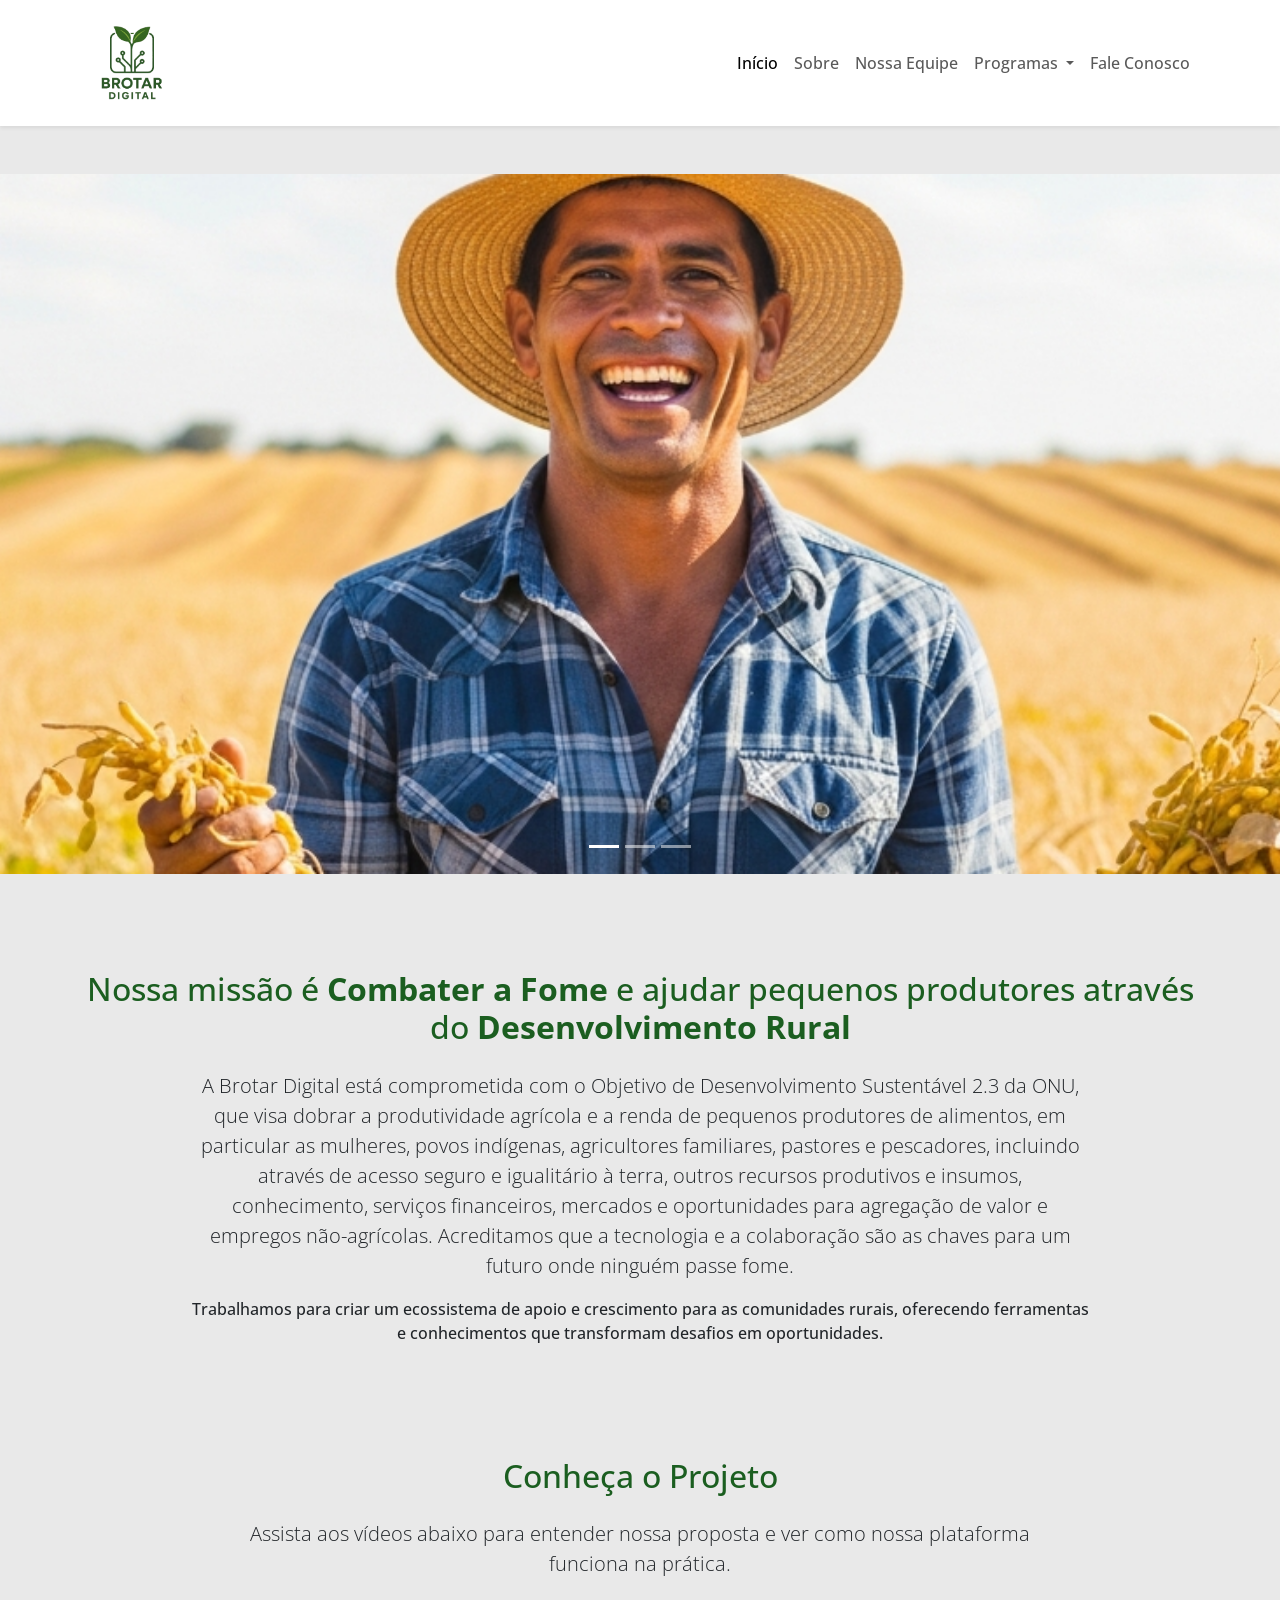
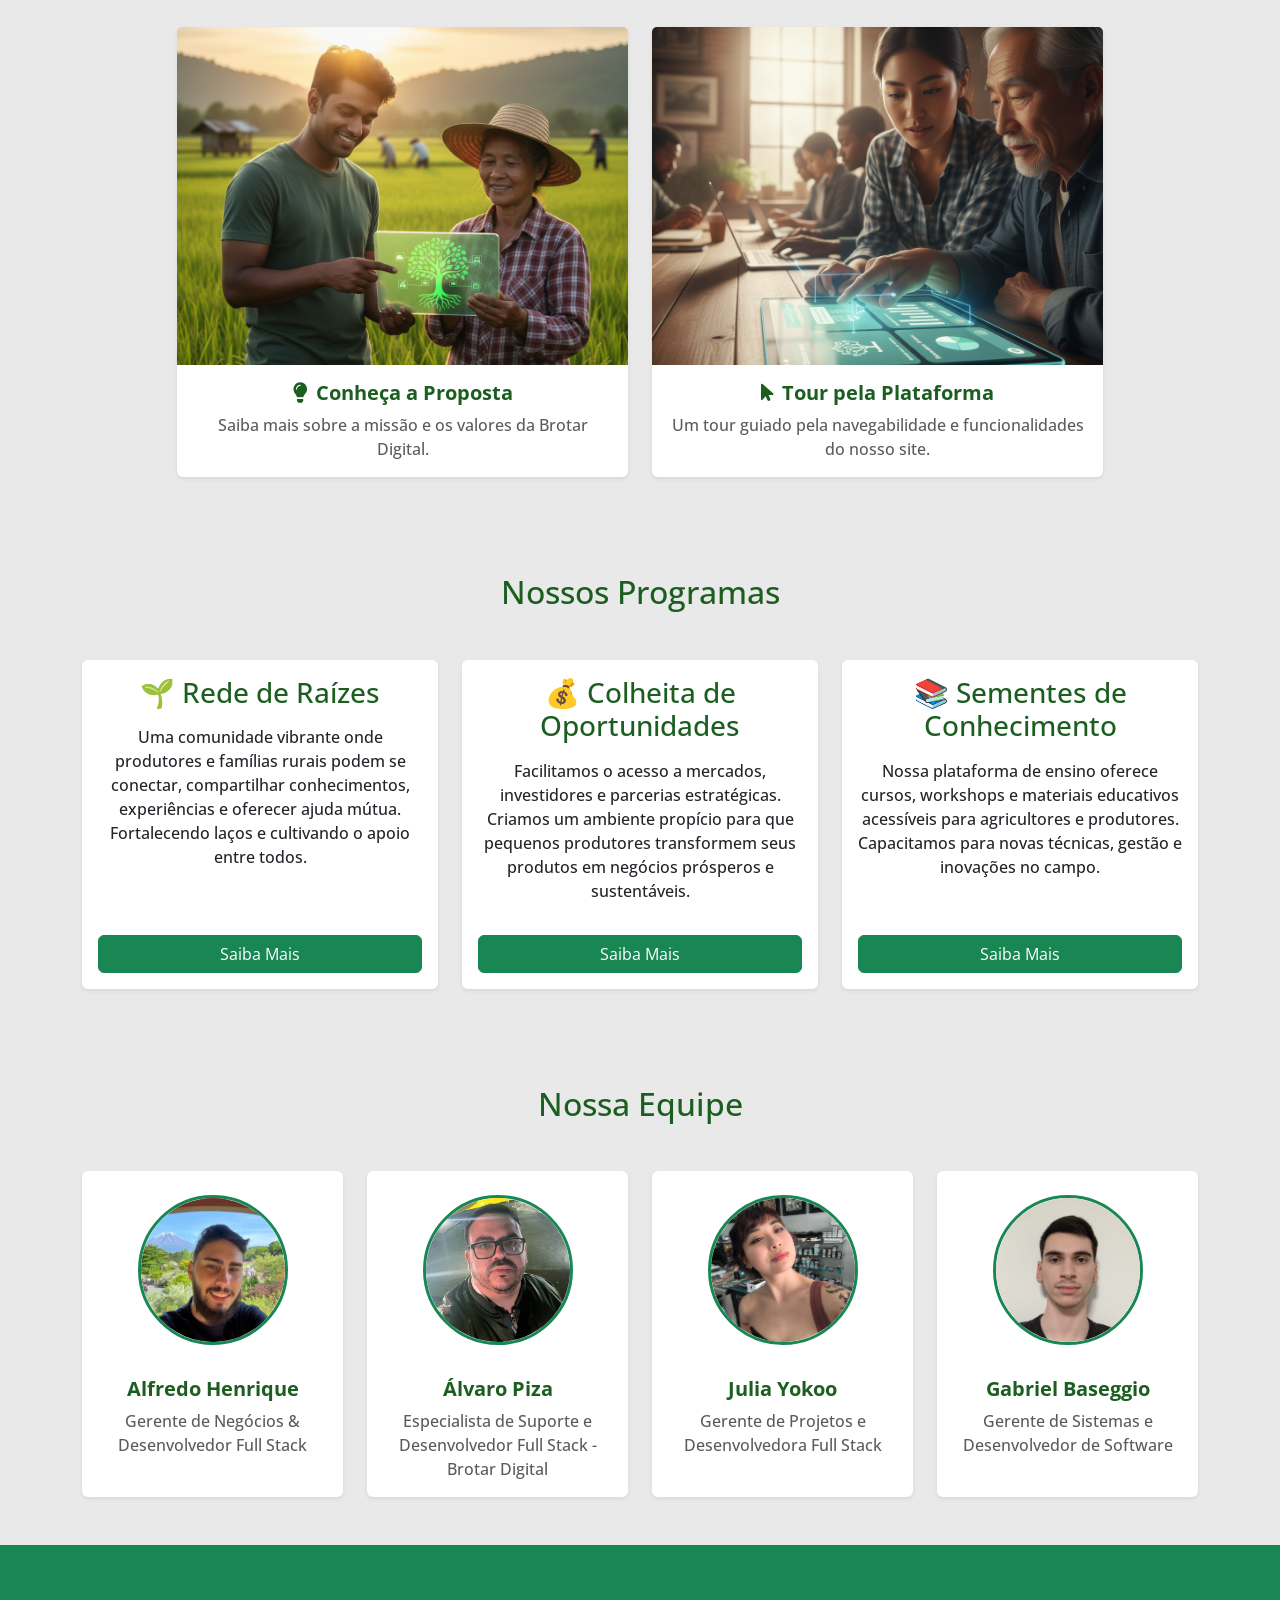
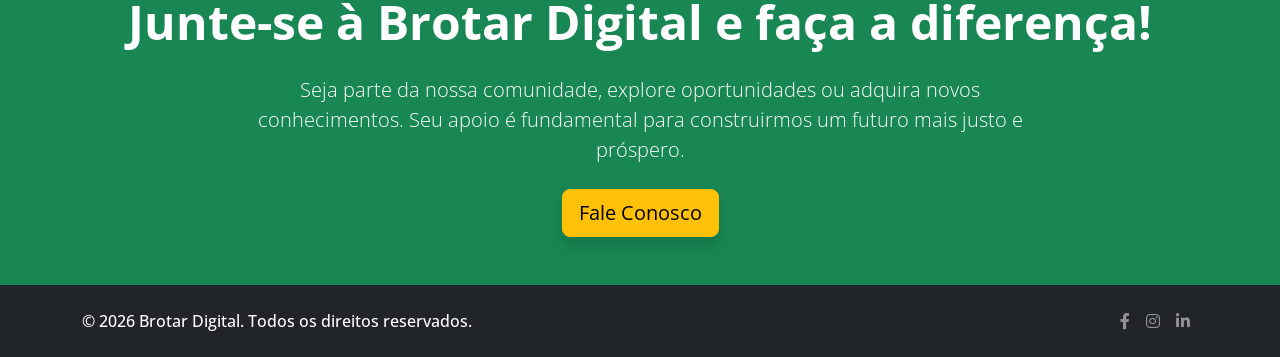
<file: index.html>
<!DOCTYPE html>
<html lang="pt-BR">

<head>
    <meta charset="UTF-8">
    <meta name="viewport" content="width=device-width, initial-scale=1.0">
    <title>Brotar Digital - Cultivando o Futuro Sustentável</title>

    <!-- Favicon -->
    <link rel="icon" href="./images/logo.png" type="image/png">

    <!-- Bootstrap CSS (Primeiro) -->
    <link href="https://cdn.jsdelivr.net/npm/bootstrap@5.3.2/dist/css/bootstrap.min.css" rel="stylesheet">

    <!-- Font Awesome (Para ícones sociais) -->
    <link rel="stylesheet" href="https://cdnjs.cloudflare.com/ajax/libs/font-awesome/6.0.0-beta3/css/all.min.css" />

    <!-- Custom CSS (Último, para garantir que suas regras tenham prioridade e inclua os estilos específicos) -->
    <link rel="stylesheet" href="./style/index.css">

</head>

<body>
    <!-- Início do cabeçalho -->
    <header class="navbar navbar-expand-lg navbar-light bg-white shadow-sm sticky-top">
        <div class="container">
            <a class="navbar-brand" href="index.html">
                <img src="images/logo.png" alt="Logo Brotar Digital" height="100px" loading="lazy">
            </a>
            <button class="navbar-toggler" type="button" data-bs-toggle="collapse" data-bs-target="#navbarNav"
                aria-controls="navbarNav" aria-expanded="false" aria-label="Toggle navigation">
                <span class="navbar-toggler-icon"></span>
            </button>
            <div class="collapse navbar-collapse justify-content-end" id="navbarNav">
                <ul class="navbar-nav">
                    <li class="nav-item">
                        <a class="nav-link active" aria-current="page" href="index.html">Início</a>
                    </li>
                    <li class="nav-item">
                        <a class="nav-link" href="#sobre">Sobre</a>
                    </li>
                    <li class="nav-item">
                        <a class="nav-link" href="#equipe">Nossa Equipe</a>
                    </li>
                    <!-- Item de menu "Programas" transformado em Dropdown com emojis corrigidos -->
                    <li class="nav-item dropdown">
                        <a class="nav-link dropdown-toggle" href="#programas" id="navbarDropdownProgramas" role="button"
                            data-bs-toggle="dropdown" aria-expanded="false">
                            Programas
                        </a>
                        <ul class="dropdown-menu" aria-labelledby="navbarDropdownProgramas">
                            <li><a class="dropdown-item" href="sementes_de_conhecimento/index.html">📚 Sementes de
                                    Conhecimento</a></li>
                            <li><a class="dropdown-item" href="rede_de_raizes/index.html">🌱 Rede de Raízes</a></li>
                            <li><a class="dropdown-item" href="colheita_de_oportunidades/index.html">💰 Colheita de
                                    Oportunidades</a></li>
                        </ul>
                    </li>

                    <li class="nav-item">
                        <a class="nav-link" href="fale_conosco/index.html">Fale Conosco</a>
                    </li>
                </ul>
            </div>
        </div>
    </header>
    <!-- Fim do cabeçalho -->

    <!-- Principal conteúdo da página -->
    <main>
        <div class="container-fluid px-0 my-5">
            <div id="carouselExampleIndicators" class="carousel slide" data-bs-ride="carousel" data-bs-interval="3000"
                data-bs-pause="hover">
                <div class="carousel-indicators">
                    <button type="button" data-bs-target="#carouselExampleIndicators" data-bs-slide-to="0"
                        class="active" aria-current="true" aria-label="Slide 1"></button>
                    <button type="button" data-bs-target="#carouselExampleIndicators" data-bs-slide-to="1"
                        aria-label="Slide 2"></button>
                    <button type="button" data-bs-target="#carouselExampleIndicators" data-bs-slide-to="2"
                        aria-label="Slide 3"></button>
                </div>

                <div class="carousel-inner">
                    <div class="carousel-item active bg-secondary">
                        <img src="images/home/slider/slide1.png" class="d-block w-100 h-100 object-fit-cover"
                            alt="Plantações verdes com sol nascendo" loading="lazy">
                    </div>
                    <div class="carousel-item bg-secondary">
                        <img src="images/home/slider/slide2.png" class="d-block w-100 h-100 object-fit-cover"
                            alt="Agricultor trabalhando no campo" loading="lazy">
                    </div>
                    <div class="carousel-item bg-secondary">
                        <img src="images/home/slider/slide4.png" class="d-block w-100 h-100 object-fit-cover"
                            alt="Tecnologia sendo aplicada na agricultura" loading="lazy">
                    </div>
                </div>
            </div>
        </div>

        <section id="sobre" class="py-5">
            <div class="container text-center">
                <h2 class="mb-4">Nossa missão é <b>Combater a Fome</b> e ajudar pequenos produtores através
                    do <b>Desenvolvimento Rural</b></h2>
                <p class="lead mx-auto" style="max-width: 900px;">A Brotar Digital está comprometida com o Objetivo de
                    Desenvolvimento Sustentável 2.3 da ONU, que visa dobrar a produtividade agrícola e a renda de
                    pequenos produtores de alimentos, em particular as mulheres, povos indígenas, agricultores
                    familiares, pastores e pescadores, incluindo através de acesso seguro e igualitário à terra, outros
                    recursos produtivos e insumos, conhecimento, serviços financeiros, mercados e oportunidades para
                    agregação de valor e empregos não-agrícolas. Acreditamos que a tecnologia e a colaboração são as
                    chaves para um futuro onde ninguém passe fome.</p>
                <p class="mx-auto" style="max-width: 900px;">Trabalhamos para criar um ecossistema de apoio e
                    crescimento para as comunidades rurais, oferecendo ferramentas e conhecimentos que transformam
                    desafios em oportunidades.</p>
            </div>
        </section>

        <!-- Seção de Vídeos YouTube -->
        <section class="youtube-video-section py-5">
            <div class="container text-center">
                <h2 class="mb-4" style="color: #4CAF50;">Conheça o Projeto</h2>
                <p class="lead mx-auto mb-5" style="max-width: 800px;">Assista aos vídeos abaixo para entender nossa proposta e ver como nossa plataforma funciona na prática.</p>

                <div class="row justify-content-center g-4">
                    
                    <div class="col-12 col-md-6 col-lg-5">
                        <div class="card h-100 shadow-sm border-0 card-video-custom" data-bs-toggle="modal" data-bs-target="#modalVideoProposta">
                            
                            <div class="card-img-wrapper">
                                <img src="images/home/Card_Proposta.png" 
                                    class="card-img-top" 
                                    alt="Miniatura do Vídeo: Conheça a Proposta">
                            </div>
                            <div class="card-body">
                                <h5 class="card-title fw-bold" style="color: #388E3C;"><i class="fas fa-lightbulb me-2"></i>Conheça a Proposta</h5>
                                <p class="card-text text-muted">Saiba mais sobre a missão e os valores da Brotar Digital.</p>
                            </div>
                        </div>
                    </div>
                    
                    <div class="col-12 col-md-6 col-lg-5">
                        <div class="card h-100 shadow-sm border-0 card-video-custom" data-bs-toggle="modal" data-bs-target="#modalVideoNavegacao">                    
                            <div class="card-img-wrapper">
                                <img src="images/home/Card_Navegabilidade.png" 
                                    class="card-img-top" 
                                    alt="Miniatura do Vídeo: Tour pela Plataforma">
                            </div>
                            <div class="card-body">
                                <h5 class="card-title fw-bold" style="color: #388E3C;"><i class="fas fa-mouse-pointer me-2"></i>Tour pela Plataforma</h5>
                                <p class="card-text text-muted">Um tour guiado pela navegabilidade e funcionalidades do nosso site.</p>
                            </div>
                        </div>
                    </div>
                </div> 

            </div> 
        </section>

        <div class="modal fade" id="modalVideoProposta" tabindex="-1" aria-labelledby="modalVideoPropostaLabel" aria-hidden="true">
        <div class="modal-dialog modal-dialog-centered modal-lg">
            <div class="modal-content">
                <div class="modal-header">
                    <h5 class="modal-title" id="modalVideoPropostaLabel">Nossa Proposta em Ação</h5>
                    <button type="button" class="btn-close" data-bs-dismiss="modal" aria-label="Close"></button>
                </div>
                <div class="modal-body">
                    <div class="ratio ratio-16x9">
                        <iframe id="youtubePlayerProposta" src="https://www.youtube.com/embed/q8Y0Ds2tIn4?enablejsapi=1&rel=0" title="YouTube video sobre a proposta" allowfullscreen loading="lazy"></iframe>
                    </div>
                </div>
            </div>
        </div>
    </div>

    <div class="modal fade" id="modalVideoNavegacao" tabindex="-1" aria-labelledby="modalVideoNavegacaoLabel" aria-hidden="true">
        <div class="modal-dialog modal-dialog-centered modal-lg">
            <div class="modal-content">
                <div class="modal-header">
                    <h5 class="modal-title" id="modalVideoNavegacaoLabel">Tour pela Plataforma Brotar Digital</h5>
                    <button type="button" class="btn-close" data-bs-dismiss="modal" aria-label="Close"></button>
                </div>
                <div class="modal-body">
                    <div class="ratio ratio-16x9">
                        <iframe id="youtubePlayerNavegacao" src="https://www.youtube.com/embed/aWODn_U5Qms?enablejsapi=1&rel=0" title="Pitch Vídeo - Navegação do Site" allowfullscreen loading="lazy"></iframe>
                    </div>
                </div>
            </div>
        </div>
    </div>

        <section id="programas" class="py-5">
            <div class="container text-center">
                <h2 class=" mb-5">Nossos Programas</h2>
                <div class="row row-cols-1 row-cols-md-3 g-4">
                    <div class="col">
                        <div class="card h-100 shadow-sm border-0">
                            <div class="card-body d-flex flex-column">
                                <h3 class="card-title mb-3">🌱 Rede de Raízes</h3>
                                <p class="card-text flex-grow-1">Uma comunidade vibrante onde produtores e famílias
                                    rurais podem se conectar, compartilhar conhecimentos, experiências e oferecer ajuda
                                    mútua. Fortalecendo laços e cultivando o apoio entre todos.</p>
                                <a href="rede_de_raizes/index.html" class="btn btn-success mt-3">Saiba Mais</a>
                            </div>
                        </div>
                    </div>
                    <div class="col">
                        <div class="card h-100 shadow-sm border-0">
                            <div class="card-body d-flex flex-column">
                                <h3 class="card-title mb-3">💰 Colheita de Oportunidades</h3>
                                <p class="card-text flex-grow-1">Facilitamos o acesso a mercados, investidores e
                                    parcerias estratégicas. Criamos um ambiente propício para que pequenos produtores
                                    transformem seus produtos em negócios prósperos e sustentáveis.</p>
                                <a href="colheita_de_oportunidades/index.html" class="btn btn-success mt-3">Saiba
                                    Mais</a>
                            </div>
                        </div>
                    </div>
                    <div class="col">
                        <div class="card h-100 shadow-sm border-0">
                            <div class="card-body d-flex flex-column">
                                <h3 class="card-title mb-3">📚 Sementes de Conhecimento</h3>
                                <p class="card-text flex-grow-1">Nossa plataforma de ensino oferece cursos, workshops e
                                    materiais educativos acessíveis para agricultores e produtores. Capacitamos para
                                    novas técnicas, gestão e inovações no campo.</p>
                                <a href="sementes_de_conhecimento/index.html" class="btn btn-success mt-3">Saiba
                                    Mais</a>
                            </div>
                        </div>
                    </div>
                </div>
            </div>
        </section>

        <section id="equipe" class="py-5">
            <div class="container text-center">
                <h2 class="mb-5">Nossa Equipe</h2>
                <div class="row justify-content-center g-4">
                    <div class="col-12 col-sm-6 col-md-4 col-lg-3">
                        <div class="card team-member-card h-100 shadow-sm border-0"> <img
                                src="images/home/alfredo-team1.png"
                                class="object-fit-cover rounded-circle mt-4 mb-3 mx-auto border border-3 border-success"
                                style="width: 150px; height: 150px;"
                                alt="Foto de Alfredo Hilário, Desenvolvedor Full Stack" loading="lazy">
                            <div class="card-body">
                                <h5 class="card-title fw-bold">Alfredo Henrique</h5>
                                <p class="card-text text-muted">Gerente de Negócios & Desenvolvedor Full Stack</p>
                            </div>
                        </div>
                    </div>
                    <div class="col-12 col-sm-6 col-md-4 col-lg-3">
                        <div class="card team-member-card h-100 shadow-sm border-0">
                            <img src="images/home/alvaro-team2.png"
                                class="object-fit-cover rounded-circle mt-4 mb-3 mx-auto border border-3 border-success"
                                style="width: 150px; height: 150px;"
                                alt="Foto de Álvaro Piza, Especialista de Suporte e Desenvolvedor Full Stack"
                                loading="lazy">
                            <div class="card-body">
                                <h5 class="card-title fw-bold">Álvaro Piza</h5>
                                <p class="card-text text-muted">Especialista de Suporte e Desenvolvedor Full Stack -
                                    Brotar Digital</p>
                            </div>
                        </div>
                    </div>
                    <div class="col-12 col-sm-6 col-md-4 col-lg-3">
                        <div class="card team-member-card h-100 shadow-sm border-0">
                            <img src="images/home/julia-team3.jpeg"
                                class="object-fit-cover rounded-circle mt-4 mb-3 mx-auto border border-3 border-success"
                                style="width: 150px; height: 150px;"
                                alt="Foto de Julia Yokoo, Gerente de Projetos e Desenvolvedora Full Stack"
                                loading="lazy">
                            <div class="card-body">
                                <h5 class="card-title fw-bold">Julia Yokoo</h5>
                                <p class="card-text text-muted">Gerente de Projetos e Desenvolvedora Full Stack</p>
                            </div>
                        </div>
                    </div>
                    <div class="col-12 col-sm-6 col-md-4 col-lg-3">
                        <div class="card team-member-card h-100 shadow-sm border-0">
                            <img src="images/home/gabriel-team.png"
                                class="object-fit-cover rounded-circle mt-4 mb-3 mx-auto border border-3 border-success"
                                style="width: 150px; height: 150px;"
                                alt="Foto de Gabriel Baseggio, Gerente de Sistemas e Desenvolvedor de Software"
                                loading="lazy">
                            <div class="card-body">
                                <h5 class="card-title fw-bold">Gabriel Baseggio</h5>
                                <p class="card-text text-muted">Gerente de Sistemas e Desenvolvedor de Software</p>
                            </div>
                        </div>
                    </div>
                </div>
            </div>
        </section>
        <section class="bg-success text-white text-center py-5">
            <div class="container">
                <h2 class="display-5 fw-bold mb-4 text-white">Junte-se à Brotar Digital e faça a diferença!</h2>
                <p class="lead mb-4 mx-auto" style="max-width: 800px;">Seja parte da nossa comunidade, explore
                    oportunidades ou adquira novos conhecimentos. Seu apoio é fundamental para construirmos um futuro
                    mais justo e próspero.</p>
                <a href="fale_conosco/index.html" class="btn btn-warning btn-lg shadow">Fale Conosco</a>
            </div>
        </section>
    </main>

    <!-- Início do Rodapé Minimalista -->
    <footer class="bg-dark text-white py-4">
        <div class="container d-flex flex-column flex-md-row justify-content-between align-items-center">
            <!-- Copyright dinâmico (opcional, requer JS) ou estático -->
            <p class="mb-2 mb-md-0">&copy; <span id="currentYear">2025</span> Brotar Digital. Todos os direitos
                reservados.</p>

            <div class="social-links-footer d-flex">
                <a href="#" class="text-white-50 mx-2" aria-label="Facebook"><i class="fab fa-facebook-f"></i></a>
                <a href="#" class="text-white-50 mx-2" aria-label="Instagram"><i class="fab fa-instagram"></i></a>
                <a href="#" class="text-white-50 mx-2" aria-label="LinkedIn"><i class="fab fa-linkedin-in"></i></a>
                <!-- Adicione mais redes sociais conforme necessário -->
            </div>
        </div>
    </footer>
    <!-- Fim do Rodapé Minimalista -->

    <!-- Bootstrap JS Bundle com Popper (SEMPRE no final do body para otimizar carregamento) -->
    <script src="https://cdn.jsdelivr.net/npm/bootstrap@5.3.2/dist/js/bootstrap.bundle.min.js"></script>
    <!-- Script para pausar o video ao fechar o card  -->
    <script src="script/video_card.js"></script>
    <!-- Script para o ano dinâmico no rodapé (coloque abaixo do Bootstrap JS) -->
    <script src="./script/ano_atual.js" type="text/javascript"></script>
</body>

</html>
</file>
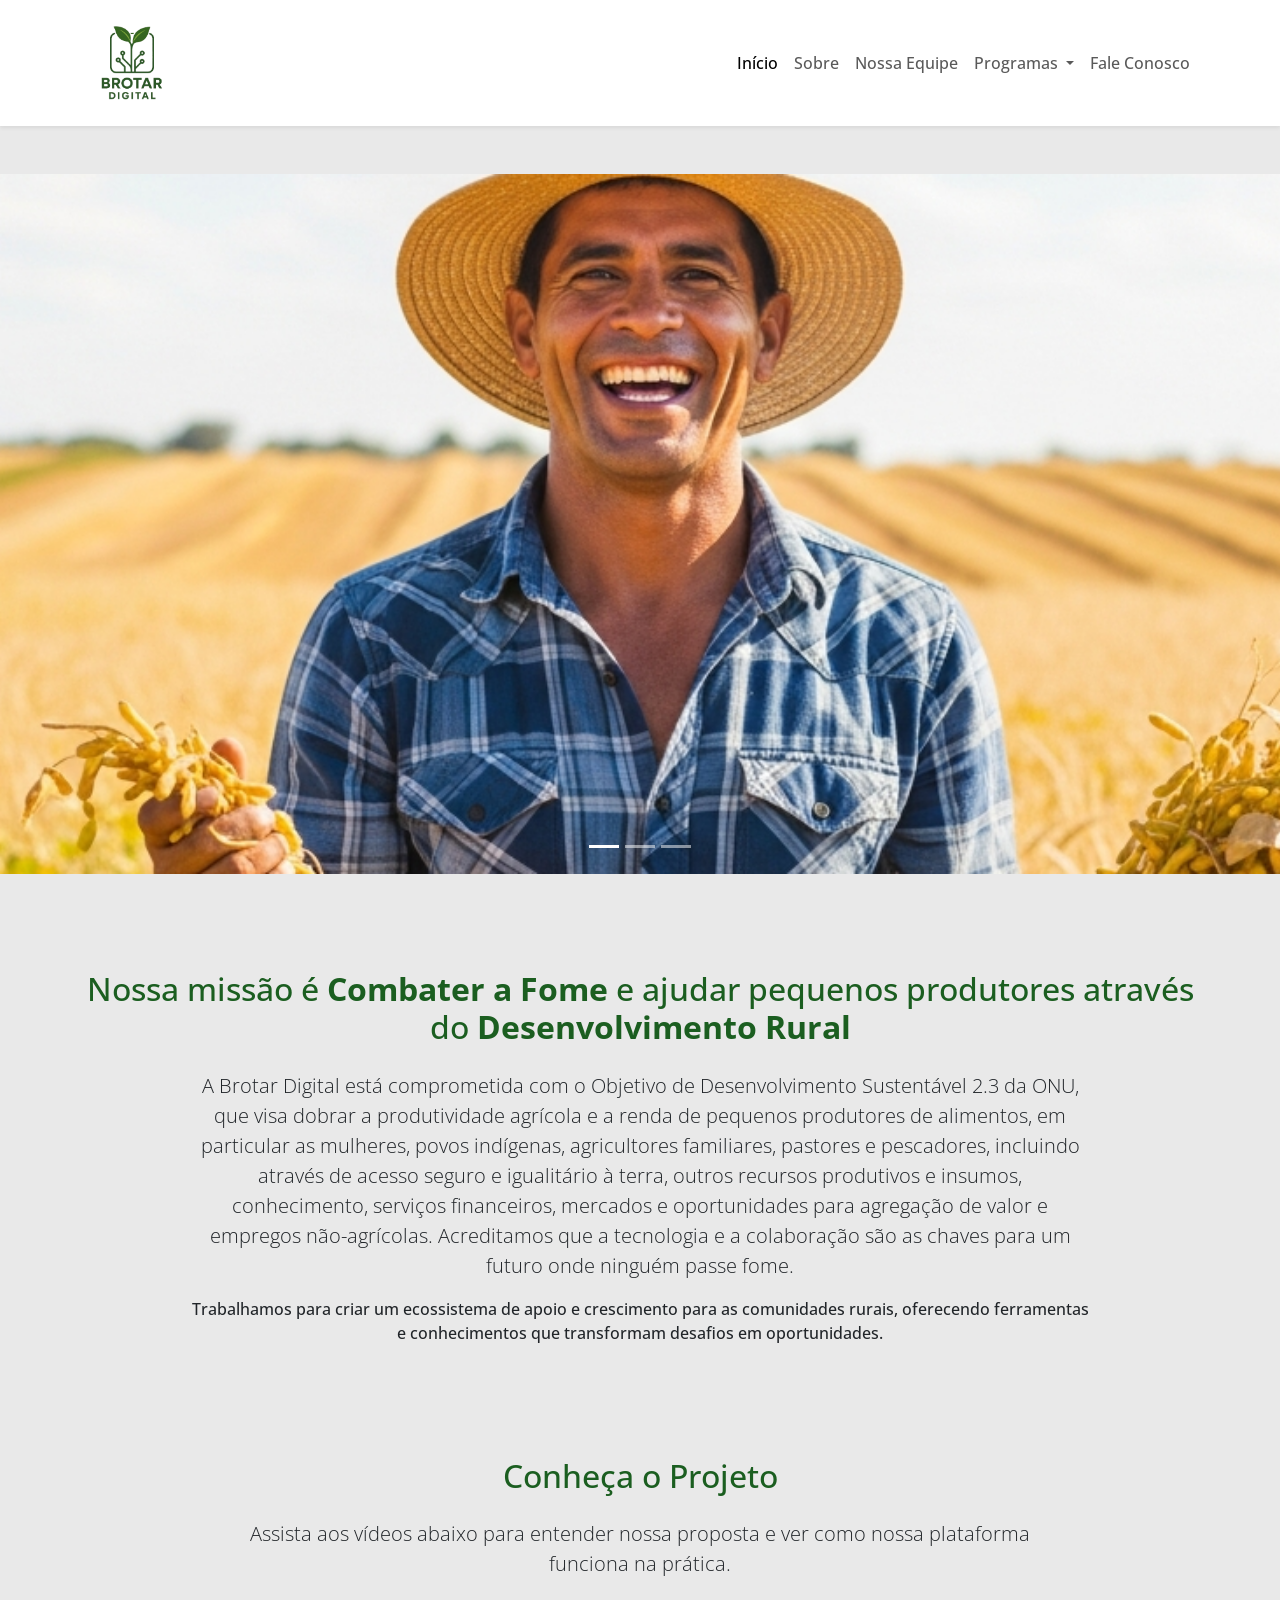
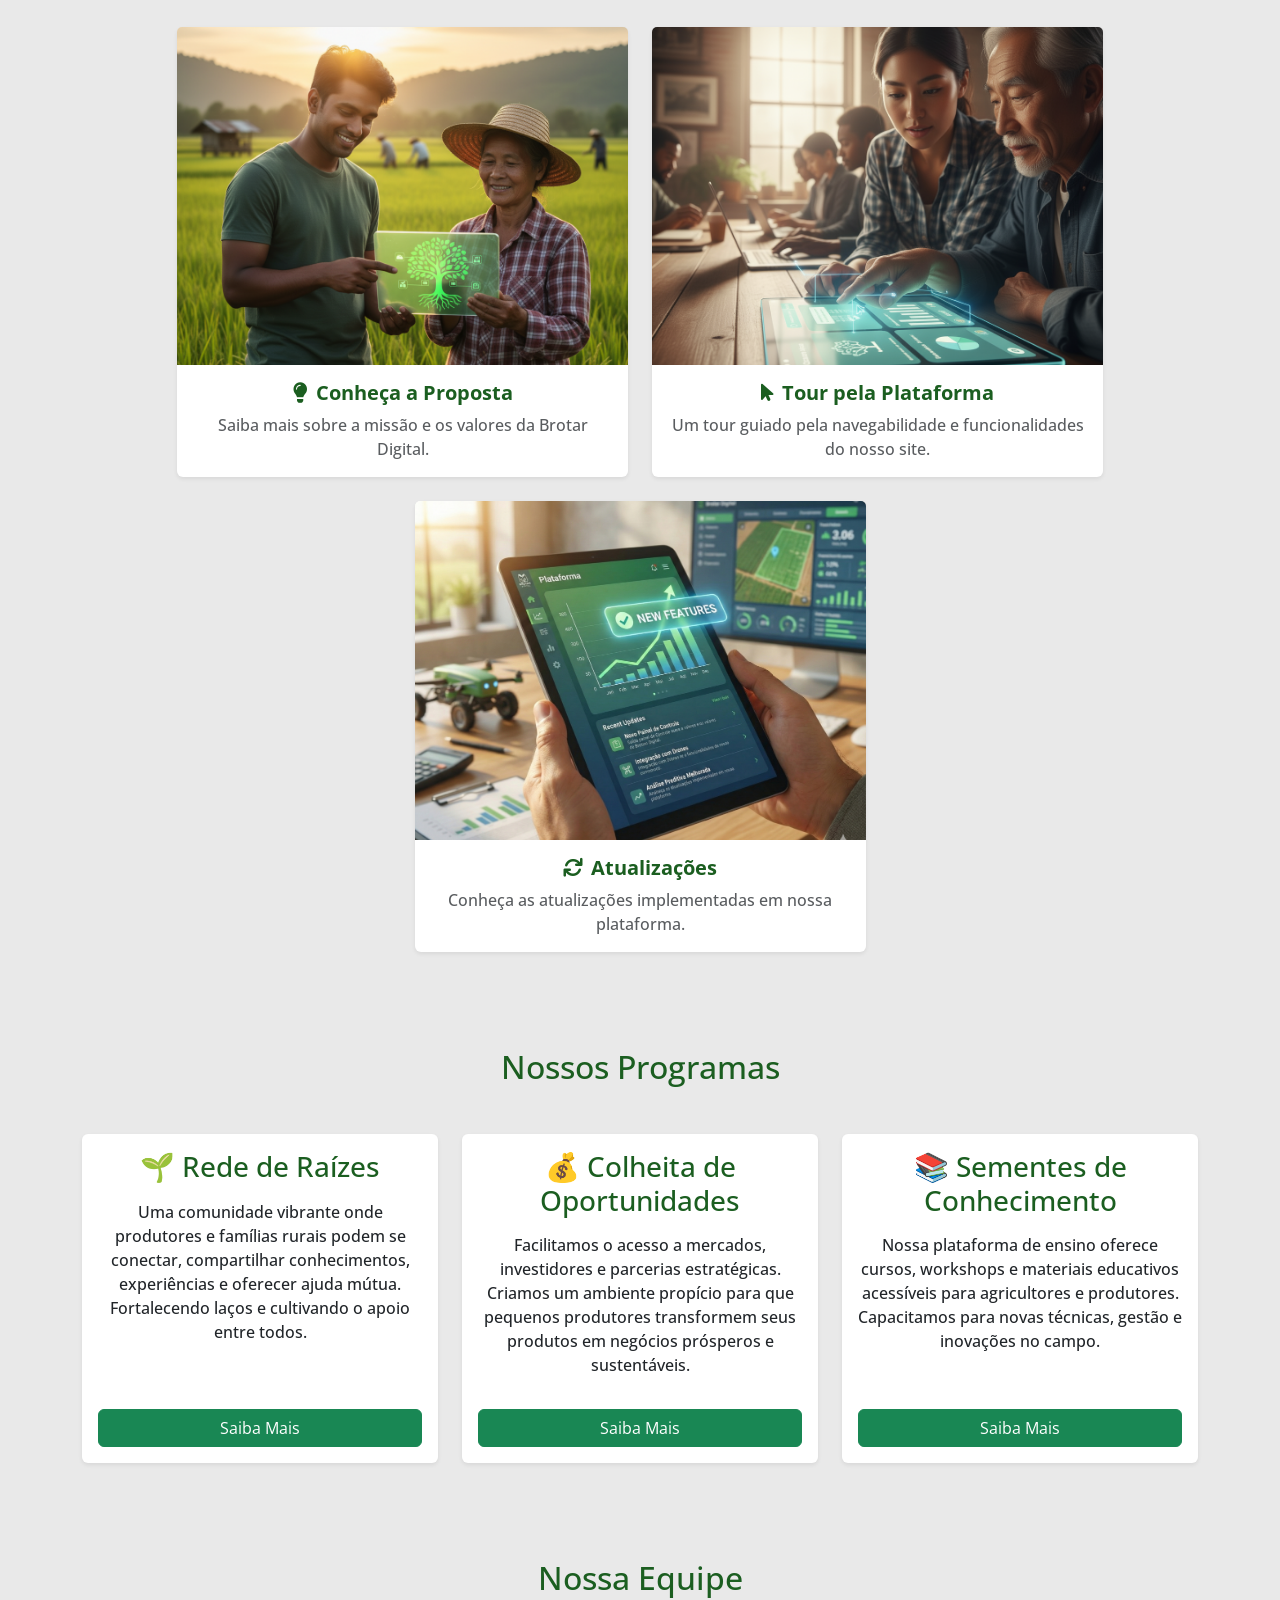
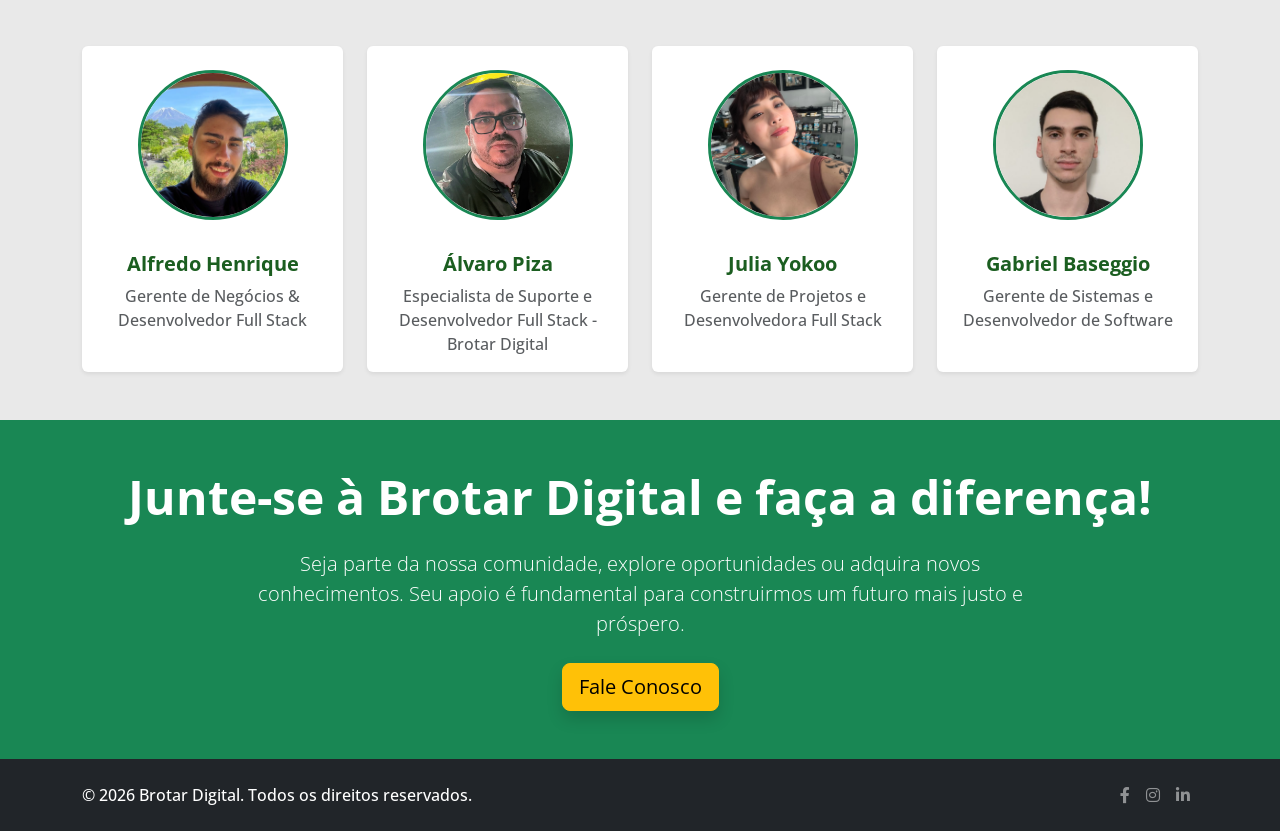
<file: brotar_digital/index.html>
<!DOCTYPE html>
<html lang="pt-BR">

<head>
    <meta charset="UTF-8">
    <meta name="viewport" content="width=device-width, initial-scale=1.0">
    <title>Brotar Digital - Cultivando o Futuro Sustentável</title>

    <!-- Favicon -->
    <link rel="icon" href="./images/logo.png" type="image/png">

    <!-- Bootstrap CSS (Primeiro) -->
    <link href="https://cdn.jsdelivr.net/npm/bootstrap@5.3.2/dist/css/bootstrap.min.css" rel="stylesheet">

    <!-- Font Awesome (Para ícones sociais) -->
    <link rel="stylesheet" href="https://cdnjs.cloudflare.com/ajax/libs/font-awesome/6.0.0-beta3/css/all.min.css" />

    <!-- Custom CSS (Último, para garantir que suas regras tenham prioridade e inclua os estilos específicos) -->
    <link rel="stylesheet" href="./style/index.css">

</head>

<body>
    <!-- Início do cabeçalho -->
    <header class="navbar navbar-expand-lg navbar-light bg-white shadow-sm sticky-top">
        <div class="container">
            <a class="navbar-brand" href="index.html">
                <img src="images/logo.png" alt="Logo Brotar Digital" height="100px" loading="lazy">
            </a>
            <button class="navbar-toggler" type="button" data-bs-toggle="collapse" data-bs-target="#navbarNav"
                aria-controls="navbarNav" aria-expanded="false" aria-label="Toggle navigation">
                <span class="navbar-toggler-icon"></span>
            </button>
            <div class="collapse navbar-collapse justify-content-end" id="navbarNav">
                <ul class="navbar-nav">
                    <li class="nav-item">
                        <a class="nav-link active" aria-current="page" href="index.html">Início</a>
                    </li>
                    <li class="nav-item">
                        <a class="nav-link" href="#sobre">Sobre</a>
                    </li>
                    <li class="nav-item">
                        <a class="nav-link" href="#equipe">Nossa Equipe</a>
                    </li>
                    <!-- Item de menu "Programas" transformado em Dropdown com emojis corrigidos -->
                    <li class="nav-item dropdown">
                        <a class="nav-link dropdown-toggle" href="#programas" id="navbarDropdownProgramas" role="button"
                            data-bs-toggle="dropdown" aria-expanded="false">
                            Programas
                        </a>
                        <ul class="dropdown-menu" aria-labelledby="navbarDropdownProgramas">
                            <li><a class="dropdown-item" href="sementes_de_conhecimento/index.html">📚 Sementes de
                                    Conhecimento</a></li>
                            <li><a class="dropdown-item" href="rede_de_raizes/index.html">🌱 Rede de Raízes</a></li>
                            <li><a class="dropdown-item" href="colheita_de_oportunidades/index.html">💰 Colheita de
                                    Oportunidades</a></li>
                        </ul>
                    </li>

                    <li class="nav-item">
                        <a class="nav-link" href="fale_conosco/index.html">Fale Conosco</a>
                    </li>
                </ul>
            </div>
        </div>
    </header>
    <!-- Fim do cabeçalho -->

    <!-- Principal conteúdo da página -->
    <main>
        <div class="container-fluid px-0 my-5">
            <div id="carouselExampleIndicators" class="carousel slide" data-bs-ride="carousel" data-bs-interval="3000"
                data-bs-pause="hover">
                <div class="carousel-indicators">
                    <button type="button" data-bs-target="#carouselExampleIndicators" data-bs-slide-to="0"
                        class="active" aria-current="true" aria-label="Slide 1"></button>
                    <button type="button" data-bs-target="#carouselExampleIndicators" data-bs-slide-to="1"
                        aria-label="Slide 2"></button>
                    <button type="button" data-bs-target="#carouselExampleIndicators" data-bs-slide-to="2"
                        aria-label="Slide 3"></button>
                </div>

                <div class="carousel-inner">
                    <div class="carousel-item active bg-secondary">
                        <img src="images/home/slider/slide1.png" class="d-block w-100 h-100 object-fit-cover"
                            alt="Plantações verdes com sol nascendo" loading="lazy">
                    </div>
                    <div class="carousel-item bg-secondary">
                        <img src="images/home/slider/slide2.png" class="d-block w-100 h-100 object-fit-cover"
                            alt="Agricultor trabalhando no campo" loading="lazy">
                    </div>
                    <div class="carousel-item bg-secondary">
                        <img src="images/home/slider/slide4.png" class="d-block w-100 h-100 object-fit-cover"
                            alt="Tecnologia sendo aplicada na agricultura" loading="lazy">
                    </div>
                </div>
            </div>
        </div>

        <section id="sobre" class="py-5">
            <div class="container text-center">
                <h2 class="mb-4">Nossa missão é <b>Combater a Fome</b> e ajudar pequenos produtores através
                    do <b>Desenvolvimento Rural</b></h2>
                <p class="lead mx-auto" style="max-width: 900px;">A Brotar Digital está comprometida com o Objetivo de
                    Desenvolvimento Sustentável 2.3 da ONU, que visa dobrar a produtividade agrícola e a renda de
                    pequenos produtores de alimentos, em particular as mulheres, povos indígenas, agricultores
                    familiares, pastores e pescadores, incluindo através de acesso seguro e igualitário à terra, outros
                    recursos produtivos e insumos, conhecimento, serviços financeiros, mercados e oportunidades para
                    agregação de valor e empregos não-agrícolas. Acreditamos que a tecnologia e a colaboração são as
                    chaves para um futuro onde ninguém passe fome.</p>
                <p class="mx-auto" style="max-width: 900px;">Trabalhamos para criar um ecossistema de apoio e
                    crescimento para as comunidades rurais, oferecendo ferramentas e conhecimentos que transformam
                    desafios em oportunidades.</p>
            </div>
        </section>

        <!-- Seção de Vídeos YouTube -->
        <section class="youtube-video-section py-5">
            <div class="container text-center">
                <h2 class="mb-4" style="color: #4CAF50;">Conheça o Projeto</h2>
                <p class="lead mx-auto mb-5" style="max-width: 800px;">Assista aos vídeos abaixo para entender nossa proposta e ver como nossa plataforma funciona na prática.</p>

                <div class="row justify-content-center g-4">
                    
                    <div class="col-12 col-md-6 col-lg-5">
                        <div class="card h-100 shadow-sm border-0 card-video-custom" data-bs-toggle="modal" data-bs-target="#modalVideoProposta">
                            
                            <div class="card-img-wrapper">
                                <img src="images/home/Card_Proposta.png" 
                                    class="card-img-top" 
                                    alt="Miniatura do Vídeo: Conheça a Proposta">
                            </div>
                            <div class="card-body">
                                <h5 class="card-title fw-bold" style="color: #388E3C;"><i class="fas fa-lightbulb me-2"></i>Conheça a Proposta</h5>
                                <p class="card-text text-muted">Saiba mais sobre a missão e os valores da Brotar Digital.</p>
                            </div>
                        </div>
                    </div>
                    
                    <div class="col-12 col-md-6 col-lg-5">
                        <div class="card h-100 shadow-sm border-0 card-video-custom" data-bs-toggle="modal" data-bs-target="#modalVideoNavegacao">                    
                            <div class="card-img-wrapper">
                                <img src="images/home/Card_Navegabilidade.png" 
                                    class="card-img-top" 
                                    alt="Miniatura do Vídeo: Tour pela Plataforma">
                            </div>
                            <div class="card-body">
                                <h5 class="card-title fw-bold" style="color: #388E3C;"><i class="fas fa-mouse-pointer me-2"></i>Tour pela Plataforma</h5>
                                <p class="card-text text-muted">Um tour guiado pela navegabilidade e funcionalidades do nosso site.</p>
                            </div>
                        </div>
                    </div>

                    <div class="col-12 col-md-6 col-lg-5">
                        <div class="card h-100 shadow-sm border-0 card-video-custom" data-bs-toggle="modal" data-bs-target="#modalVideoAtualizacoes">                    
                            <div class="card-img-wrapper">
                                <img src="images/home/Card_Atualizacoes.png" 
                                    class="card-img-top" 
                                    alt="Miniatura do Vídeo: Atualizações da Plataforma">
                            </div>
                            <div class="card-body">
                                <h5 class="card-title fw-bold" style="color: #388E3C;"><i class="fas fa-refresh me-2"></i>Atualizações</h5>
                                <p class="card-text text-muted">Conheça as atualizações implementadas em nossa plataforma.</p>
                            </div>
                        </div>
                    </div>
                </div> 

            </div> 
        </section>

        <div class="modal fade" id="modalVideoProposta" tabindex="-1" aria-labelledby="modalVideoPropostaLabel" aria-hidden="true">
        <div class="modal-dialog modal-dialog-centered modal-lg">
            <div class="modal-content">
                <div class="modal-header">
                    <h5 class="modal-title" id="modalVideoPropostaLabel">Nossa Proposta em Ação</h5>
                    <button type="button" class="btn-close" data-bs-dismiss="modal" aria-label="Close"></button>
                </div>
                <div class="modal-body">
                    <div class="ratio ratio-16x9">
                        <iframe id="youtubePlayerProposta" src="https://www.youtube.com/embed/q8Y0Ds2tIn4?enablejsapi=1&rel=0" title="YouTube video sobre a proposta" allowfullscreen loading="lazy"></iframe>
                    </div>
                </div>
            </div>
        </div>
    </div>

    <div class="modal fade" id="modalVideoNavegacao" tabindex="-1" aria-labelledby="modalVideoNavegacaoLabel" aria-hidden="true">
        <div class="modal-dialog modal-dialog-centered modal-lg">
            <div class="modal-content">
                <div class="modal-header">
                    <h5 class="modal-title" id="modalVideoNavegacaoLabel">Tour pela Plataforma Brotar Digital</h5>
                    <button type="button" class="btn-close" data-bs-dismiss="modal" aria-label="Close"></button>
                </div>
                <div class="modal-body">
                    <div class="ratio ratio-16x9">
                        <iframe id="youtubePlayerNavegacao" src="https://www.youtube.com/embed/aWODn_U5Qms?enablejsapi=1&rel=0" title="Pitch Vídeo - Navegação do Site" allowfullscreen loading="lazy"></iframe>
                    </div>
                </div>
            </div>
        </div>
    </div>
    
        <div class="modal fade" id="modalVideoAtualizacoes" tabindex="-1" aria-labelledby="modalAtualizacoesLabel" aria-hidden="true">
        <div class="modal-dialog modal-dialog-centered modal-lg">
            <div class="modal-content">
                <div class="modal-header">
                    <h5 class="modal-title" id="modalAtualizacoesLabel">Atualizações Plataforma Brotar Digital</h5>
                    <button type="button" class="btn-close" data-bs-dismiss="modal" aria-label="Close"></button>
                </div>
                <div class="modal-body">
                    <div class="ratio ratio-16x9">
                        <iframe id="youtubePlayerAtualizacoes" src="https://www.youtube.com/embed/gofJBgv4lE8?enablejsapi=1&rel=0" title="Pitch Vídeo - Navegação do Site" allowfullscreen loading="lazy"></iframe>
                    </div>
                </div>
            </div>
        </div>
    </div>

        <section id="programas" class="py-5">
            <div class="container text-center">
                <h2 class=" mb-5">Nossos Programas</h2>
                <div class="row row-cols-1 row-cols-md-3 g-4">
                    <div class="col">
                        <div class="card h-100 shadow-sm border-0">
                            <div class="card-body d-flex flex-column">
                                <h3 class="card-title mb-3">🌱 Rede de Raízes</h3>
                                <p class="card-text flex-grow-1">Uma comunidade vibrante onde produtores e famílias
                                    rurais podem se conectar, compartilhar conhecimentos, experiências e oferecer ajuda
                                    mútua. Fortalecendo laços e cultivando o apoio entre todos.</p>
                                <a href="rede_de_raizes/index.html" class="btn btn-success mt-3">Saiba Mais</a>
                            </div>
                        </div>
                    </div>
                    <div class="col">
                        <div class="card h-100 shadow-sm border-0">
                            <div class="card-body d-flex flex-column">
                                <h3 class="card-title mb-3">💰 Colheita de Oportunidades</h3>
                                <p class="card-text flex-grow-1">Facilitamos o acesso a mercados, investidores e
                                    parcerias estratégicas. Criamos um ambiente propício para que pequenos produtores
                                    transformem seus produtos em negócios prósperos e sustentáveis.</p>
                                <a href="colheita_de_oportunidades/index.html" class="btn btn-success mt-3">Saiba
                                    Mais</a>
                            </div>
                        </div>
                    </div>
                    <div class="col">
                        <div class="card h-100 shadow-sm border-0">
                            <div class="card-body d-flex flex-column">
                                <h3 class="card-title mb-3">📚 Sementes de Conhecimento</h3>
                                <p class="card-text flex-grow-1">Nossa plataforma de ensino oferece cursos, workshops e
                                    materiais educativos acessíveis para agricultores e produtores. Capacitamos para
                                    novas técnicas, gestão e inovações no campo.</p>
                                <a href="sementes_de_conhecimento/index.html" class="btn btn-success mt-3">Saiba
                                    Mais</a>
                            </div>
                        </div>
                    </div>
                </div>
            </div>
        </section>

        <section id="equipe" class="py-5">
            <div class="container text-center">
                <h2 class="mb-5">Nossa Equipe</h2>
                <div class="row justify-content-center g-4">
                    <div class="col-12 col-sm-6 col-md-4 col-lg-3">
                        <div class="card team-member-card h-100 shadow-sm border-0"> <img
                                src="images/home/alfredo-team1.png"
                                class="object-fit-cover rounded-circle mt-4 mb-3 mx-auto border border-3 border-success"
                                style="width: 150px; height: 150px;"
                                alt="Foto de Alfredo Hilário, Desenvolvedor Full Stack" loading="lazy">
                            <div class="card-body">
                                <h5 class="card-title fw-bold">Alfredo Henrique</h5>
                                <p class="card-text text-muted">Gerente de Negócios & Desenvolvedor Full Stack</p>
                            </div>
                        </div>
                    </div>
                    <div class="col-12 col-sm-6 col-md-4 col-lg-3">
                        <div class="card team-member-card h-100 shadow-sm border-0">
                            <img src="images/home/alvaro-team2.png"
                                class="object-fit-cover rounded-circle mt-4 mb-3 mx-auto border border-3 border-success"
                                style="width: 150px; height: 150px;"
                                alt="Foto de Álvaro Piza, Especialista de Suporte e Desenvolvedor Full Stack"
                                loading="lazy">
                            <div class="card-body">
                                <h5 class="card-title fw-bold">Álvaro Piza</h5>
                                <p class="card-text text-muted">Especialista de Suporte e Desenvolvedor Full Stack -
                                    Brotar Digital</p>
                            </div>
                        </div>
                    </div>
                    <div class="col-12 col-sm-6 col-md-4 col-lg-3">
                        <div class="card team-member-card h-100 shadow-sm border-0">
                            <img src="images/home/julia-team3.jpeg"
                                class="object-fit-cover rounded-circle mt-4 mb-3 mx-auto border border-3 border-success"
                                style="width: 150px; height: 150px;"
                                alt="Foto de Julia Yokoo, Gerente de Projetos e Desenvolvedora Full Stack"
                                loading="lazy">
                            <div class="card-body">
                                <h5 class="card-title fw-bold">Julia Yokoo</h5>
                                <p class="card-text text-muted">Gerente de Projetos e Desenvolvedora Full Stack</p>
                            </div>
                        </div>
                    </div>
                    <div class="col-12 col-sm-6 col-md-4 col-lg-3">
                        <div class="card team-member-card h-100 shadow-sm border-0">
                            <img src="images/home/gabriel-team.png"
                                class="object-fit-cover rounded-circle mt-4 mb-3 mx-auto border border-3 border-success"
                                style="width: 150px; height: 150px;"
                                alt="Foto de Gabriel Baseggio, Gerente de Sistemas e Desenvolvedor de Software"
                                loading="lazy">
                            <div class="card-body">
                                <h5 class="card-title fw-bold">Gabriel Baseggio</h5>
                                <p class="card-text text-muted">Gerente de Sistemas e Desenvolvedor de Software</p>
                            </div>
                        </div>
                    </div>
                </div>
            </div>
        </section>
        <section class="bg-success text-white text-center py-5">
            <div class="container">
                <h2 class="display-5 fw-bold mb-4 text-white">Junte-se à Brotar Digital e faça a diferença!</h2>
                <p class="lead mb-4 mx-auto" style="max-width: 800px;">Seja parte da nossa comunidade, explore
                    oportunidades ou adquira novos conhecimentos. Seu apoio é fundamental para construirmos um futuro
                    mais justo e próspero.</p>
                <a href="fale_conosco/index.html" class="btn btn-warning btn-lg shadow">Fale Conosco</a>
            </div>
        </section>
    </main>

    <!-- Início do Rodapé Minimalista -->
    <footer class="bg-dark text-white py-4">
        <div class="container d-flex flex-column flex-md-row justify-content-between align-items-center">
            <!-- Copyright dinâmico (opcional, requer JS) ou estático -->
            <p class="mb-2 mb-md-0">&copy; <span id="currentYear">2025</span> Brotar Digital. Todos os direitos
                reservados.</p>

            <div class="social-links-footer d-flex">
                <a href="#" class="text-white-50 mx-2" aria-label="Facebook"><i class="fab fa-facebook-f"></i></a>
                <a href="#" class="text-white-50 mx-2" aria-label="Instagram"><i class="fab fa-instagram"></i></a>
                <a href="#" class="text-white-50 mx-2" aria-label="LinkedIn"><i class="fab fa-linkedin-in"></i></a>
                <!-- Adicione mais redes sociais conforme necessário -->
            </div>
        </div>
    </footer>
    <!-- Fim do Rodapé Minimalista -->

    <!-- Bootstrap JS Bundle com Popper (SEMPRE no final do body para otimizar carregamento) -->
    <script src="https://cdn.jsdelivr.net/npm/bootstrap@5.3.2/dist/js/bootstrap.bundle.min.js"></script>
    <!-- Script para pausar o video ao fechar o card  -->
    <script src="script/video_card.js"></script>
    <!-- Script para o ano dinâmico no rodapé (coloque abaixo do Bootstrap JS) -->
    <script src="./script/ano_atual.js" type="text/javascript"></script>
</body>

</html>
</file>
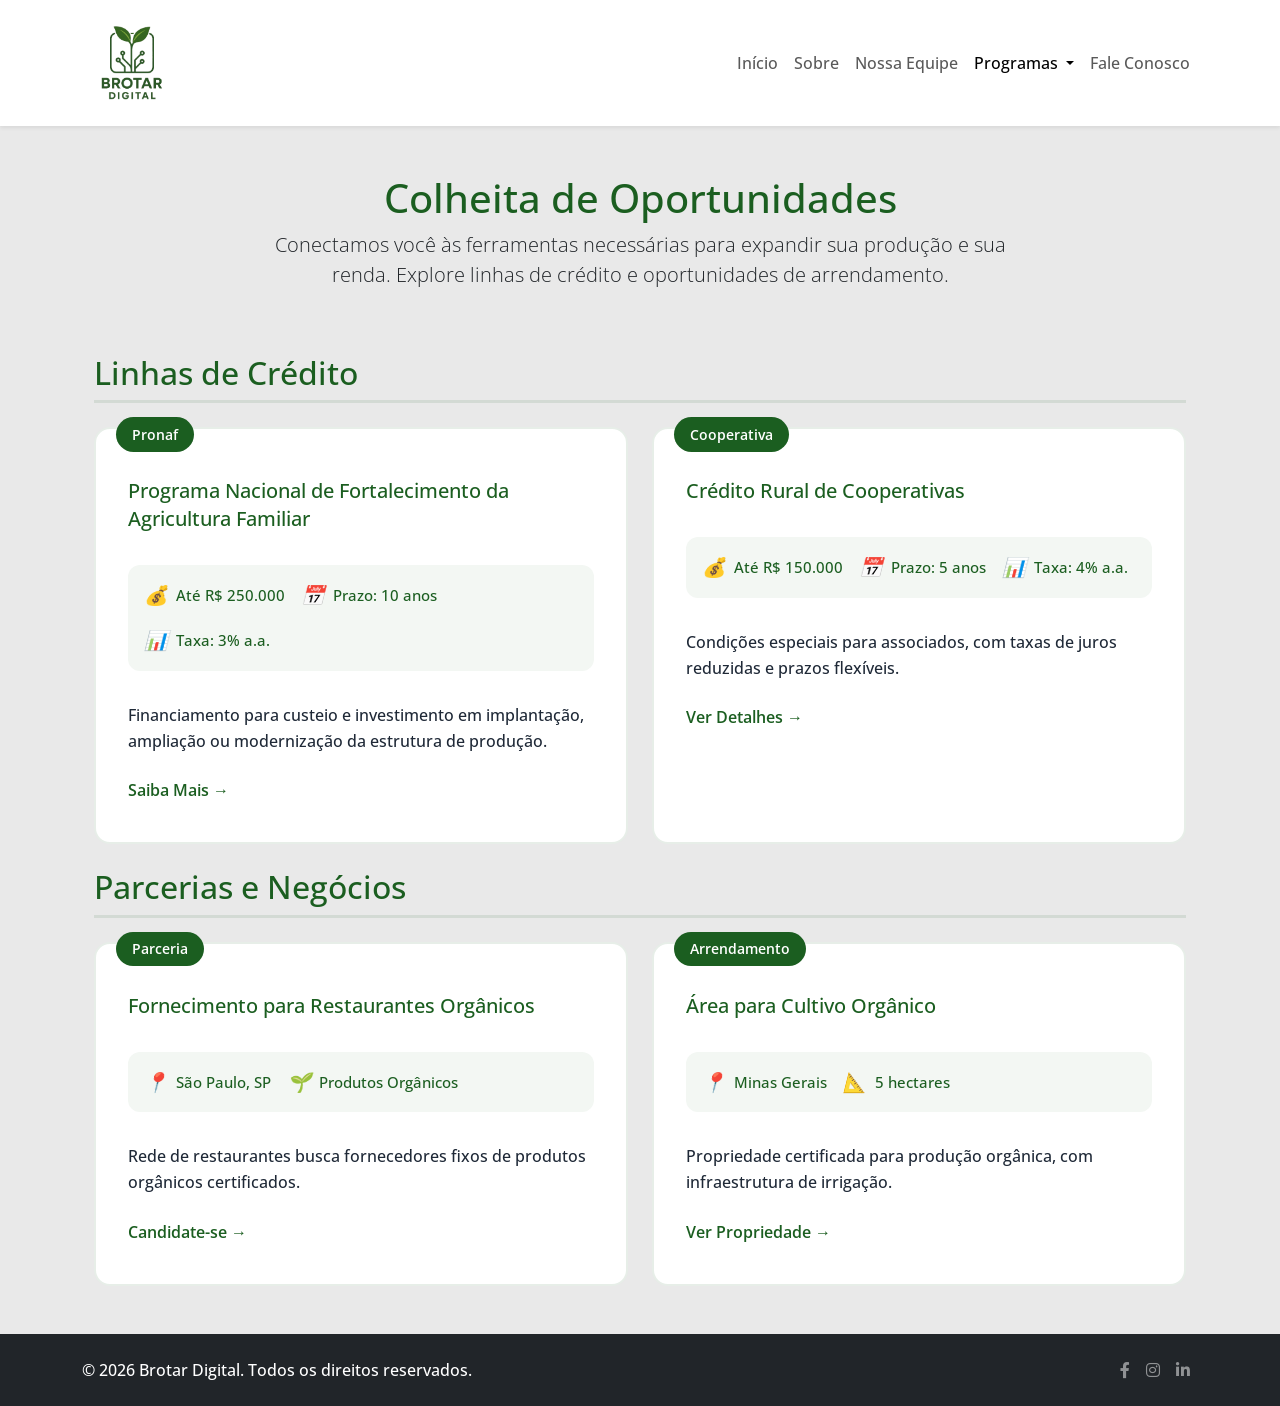
<file: colheita_de_oportunidades/index.html>
<!DOCTYPE html>
<html lang="pt-BR">

<head>
    <meta charset="UTF-8">
    <meta name="viewport" content="width=device-width, initial-scale=1.0">
    <title>Colheita de oportunidades</title>

    <!-- Bootstrap CSS (Primeiro) -->
    <link href="https://cdn.jsdelivr.net/npm/bootstrap@5.3.2/dist/css/bootstrap.min.css" rel="stylesheet">

    <!-- Font Awesome (Para ícones sociais) -->
    <link rel="stylesheet" href="https://cdnjs.cloudflare.com/ajax/libs/font-awesome/6.0.0-beta3/css/all.min.css" />

    <link rel="stylesheet" href="../style/colheita_de_oportunidades.css">

</head>

<body>

    <!-- Início do cabeçalho -->
    <header class="navbar navbar-expand-lg navbar-light bg-white shadow-sm sticky-top">
        <div class="container">
            <a class="navbar-brand" href="../index.html">
                <img src="../images/logo.png" alt="Logo Brotar Digital" height="100px" loading="lazy">
            </a>
            <button class="navbar-toggler" type="button" data-bs-toggle="collapse" data-bs-target="#navbarNav"
                aria-controls="navbarNav" aria-expanded="false" aria-label="Toggle navigation">
                <span class="navbar-toggler-icon"></span>
            </button>
            <div class="collapse navbar-collapse justify-content-end" id="navbarNav">
                <ul class="navbar-nav">
                    <li class="nav-item">
                        <a class="nav-link" aria-current="page" href="../index.html">Início</a>
                    </li>
                    <li class="nav-item">
                        <a class="nav-link" href="../index.html#sobre">Sobre</a>
                    </li>
                    <li class="nav-item">
                        <a class="nav-link" href="../index.html#equipe">Nossa Equipe</a>
                    </li>
                    <!-- Item de menu "Programas" transformado em Dropdown com emojis corrigidos -->
                    <li class="nav-item dropdown">
                        <a class="nav-link active dropdown-toggle" href="../sementes_de_conhecimento/index.html"
                            id="navbarDropdownProgramas" role="button" data-bs-toggle="dropdown" aria-expanded="false">
                            Programas
                        </a>
                        <ul class="dropdown-menu" aria-labelledby="navbarDropdownProgramas">
                            <li><a class="dropdown-item" href="../sementes_de_conhecimento/index.html">📚 Sementes de
                                    Conhecimento</a></li>
                            <li><a class="dropdown-item" href="../rede_de_raizes/index.html">🌱 Rede de Raízes</a></li>
                            <li><a class="dropdown-item" href="../colheita_de_oportunidades/index.html">💰 <b>Colheita
                                        de Oportunidades</b></a></li>
                        </ul>
                    </li>

                    <li class="nav-item">
                        <a class="nav-link" href="../fale_conosco/index.html">Fale Conosco</a>
                    </li>
                </ul>
            </div>
        </div>
    </header>
    <!-- Fim do cabeçalho -->

    <!-- Conteúdo principal -->
    <main>

        <!-- Título e subtítulo -->
        <section class="container pt-5">
            <div class="header text-center col-lg-8 mx-auto">
                <h1>Colheita de Oportunidades</h1>
                <p class="lead">Conectamos você às ferramentas necessárias para expandir sua produção e sua renda.
                    Explore linhas de
                    crédito e oportunidades de arrendamento.</p>
            </div>

            <!-- Quadro de oportunidades -->
            <div class="container py-5">
                <div class="d-grid gap-5">
                    <!-- Tópicos de Oportunidades -->
                    <div class="cards-titles">
                        <h2>Linhas de Crédito</h2>

                        <!-- Cartao de oportunidades -->
                        <div class="row row-cols-1 row-cols-md-2 g-4">
                            <div class="col">
                                <div class="card h-100">
                                    <div class="card-topicos">Pronaf</div> <!-- Título da Oportunidade -->
                                    <h3>Programa Nacional de Fortalecimento da Agricultura Familiar</h3>
                                    <!-- Descrição da oportunidade -->

                                    <!-- Informações da oportunidade -->
                                    <div class="card-info">
                                        <span class="card-itens">
                                            <i>💰</i>
                                            Até R$ 250.000
                                        </span>
                                        <span class="card-itens">
                                            <i>📅</i>
                                            Prazo: 10 anos
                                        </span>
                                        <span class="card-itens">
                                            <i>📊</i>
                                            Taxa: 3% a.a.
                                        </span>
                                    </div>
                                    <p>Financiamento para custeio e investimento em implantação, ampliação ou
                                        modernização
                                        da estrutura de produção.</p>
                                    <a href="#" class="chamada-acao">Saiba Mais →</a>
                                </div>
                            </div>

                            <!-- Cartao de oportunidade -->
                            <div class="col">
                                <div class="card h-100">
                                    <div class="card-topicos">Cooperativa</div> <!-- Título da Oportunidade -->
                                    <h3>Crédito Rural de Cooperativas</h3> <!-- Descrição da oportunidade -->

                                    <!-- Informações da oportunidade -->
                                    <div class="card-info">
                                        <span class="card-itens">
                                            <i>💰</i>
                                            Até R$ 150.000
                                        </span>
                                        <span class="card-itens">
                                            <i>📅</i>
                                            Prazo: 5 anos
                                        </span>
                                        <span class="card-itens">
                                            <i>📊</i>
                                            Taxa: 4% a.a.
                                        </span>
                                    </div>
                                    <p>Condições especiais para associados, com taxas de juros reduzidas e prazos
                                        flexíveis.
                                    </p>
                                    <a href="#" class="chamada-acao">Ver Detalhes →</a> <!-- Açao para oportunidade -->
                                </div>
                            </div>
                        </div>
                    </div>
                </div>

                <div class="d-grid gap-5 mt-4">
                    <!-- Tópicos de Oportunidades -->
                    <div class="cards-titles">
                        <h2>Parcerias e Negócios</h2>

                        <!-- Cartoes de oportunidades -->
                        <div class="row row-cols-1 row-cols-md-2 g-4">
                            <!-- Cartao de oportunidade -->
                            <div class="col">
                                <div class="card h-100">
                                    <div class="card-topicos">Parceria</div> <!-- Título da Oportunidade -->
                                    <h3>Fornecimento para Restaurantes Orgânicos</h3> <!-- Descrição da oportunidade -->

                                    <!-- Informações da oportunidade -->
                                    <div class="card-info">
                                        <span class="card-itens">
                                            <i>📍</i>
                                            São Paulo, SP
                                        </span>
                                        <span class="card-itens">
                                            <i>🌱</i>
                                            Produtos Orgânicos
                                        </span>
                                    </div>
                                    <p>Rede de restaurantes busca fornecedores fixos de produtos orgânicos certificados.
                                    </p>
                                    <a href="#" class="chamada-acao">Candidate-se →</a> <!-- Açao para oportunidade -->
                                </div>
                            </div>

                            <!-- Cartao de oportunidade -->
                            <div class="col">
                                <div class="card h-100">
                                    <div class="card-topicos">Arrendamento</div> <!-- Título da Oportunidade -->
                                    <h3>Área para Cultivo Orgânico</h3> <!-- Descrição da oportunidade -->

                                    <!-- Informações da oportunidade -->
                                    <div class="card-info">
                                        <span class="card-itens">
                                            <i>📍</i>
                                            Minas Gerais
                                        </span>
                                        <span class="card-itens">
                                            <i>📐</i>
                                            5 hectares
                                        </span>
                                    </div>
                                    <p>Propriedade certificada para produção orgânica, com infraestrutura de irrigação.
                                    </p>
                                    <a href="#" class="chamada-acao">Ver Propriedade →</a>
                                    <!-- Açao para oportunidade -->
                                </div>
                            </div>
                        </div>
                    </div>
                </div>
            </div>
        </section>
    </main>
    <!-- Início do Rodapé Minimalista -->
    <footer class="bg-dark text-white py-4">
        <div class="container d-flex flex-column flex-md-row justify-content-between align-items-center">
            <!-- Copyright dinâmico (opcional, requer JS) ou estático -->
            <div class="year-bdigital">&copy; <span id="currentYear">2025</span> Brotar Digital. Todos os direitos
                reservados.</div>
            <div class="social-links-footer d-flex">
                <a href="#" class="text-white-50 mx-2" aria-label="Facebook"><i class="fab fa-facebook-f"></i></a>
                <a href="#" class="text-white-50 mx-2" aria-label="Instagram"><i class="fab fa-instagram"></i></a>
                <a href="#" class="text-white-50 mx-2" aria-label="LinkedIn"><i class="fab fa-linkedin-in"></i></a>
                <!-- Adicione mais redes sociais conforme necessário -->
            </div>
        </div>
    </footer>
    <!-- Fim do Rodapé Minimalista -->

    <!-- Bootstrap JS Bundle com Popper (SEMPRE no final do body para otimizar carregamento) -->
    <script src="https://cdn.jsdelivr.net/npm/bootstrap@5.3.2/dist/js/bootstrap.bundle.min.js"></script>
    <!-- Script para o ano dinâmico no rodapé (coloque abaixo do Bootstrap JS) -->
    <script src="../script/ano_atual.js" type="text/javascript"></script>
</body>

</html>
</file>
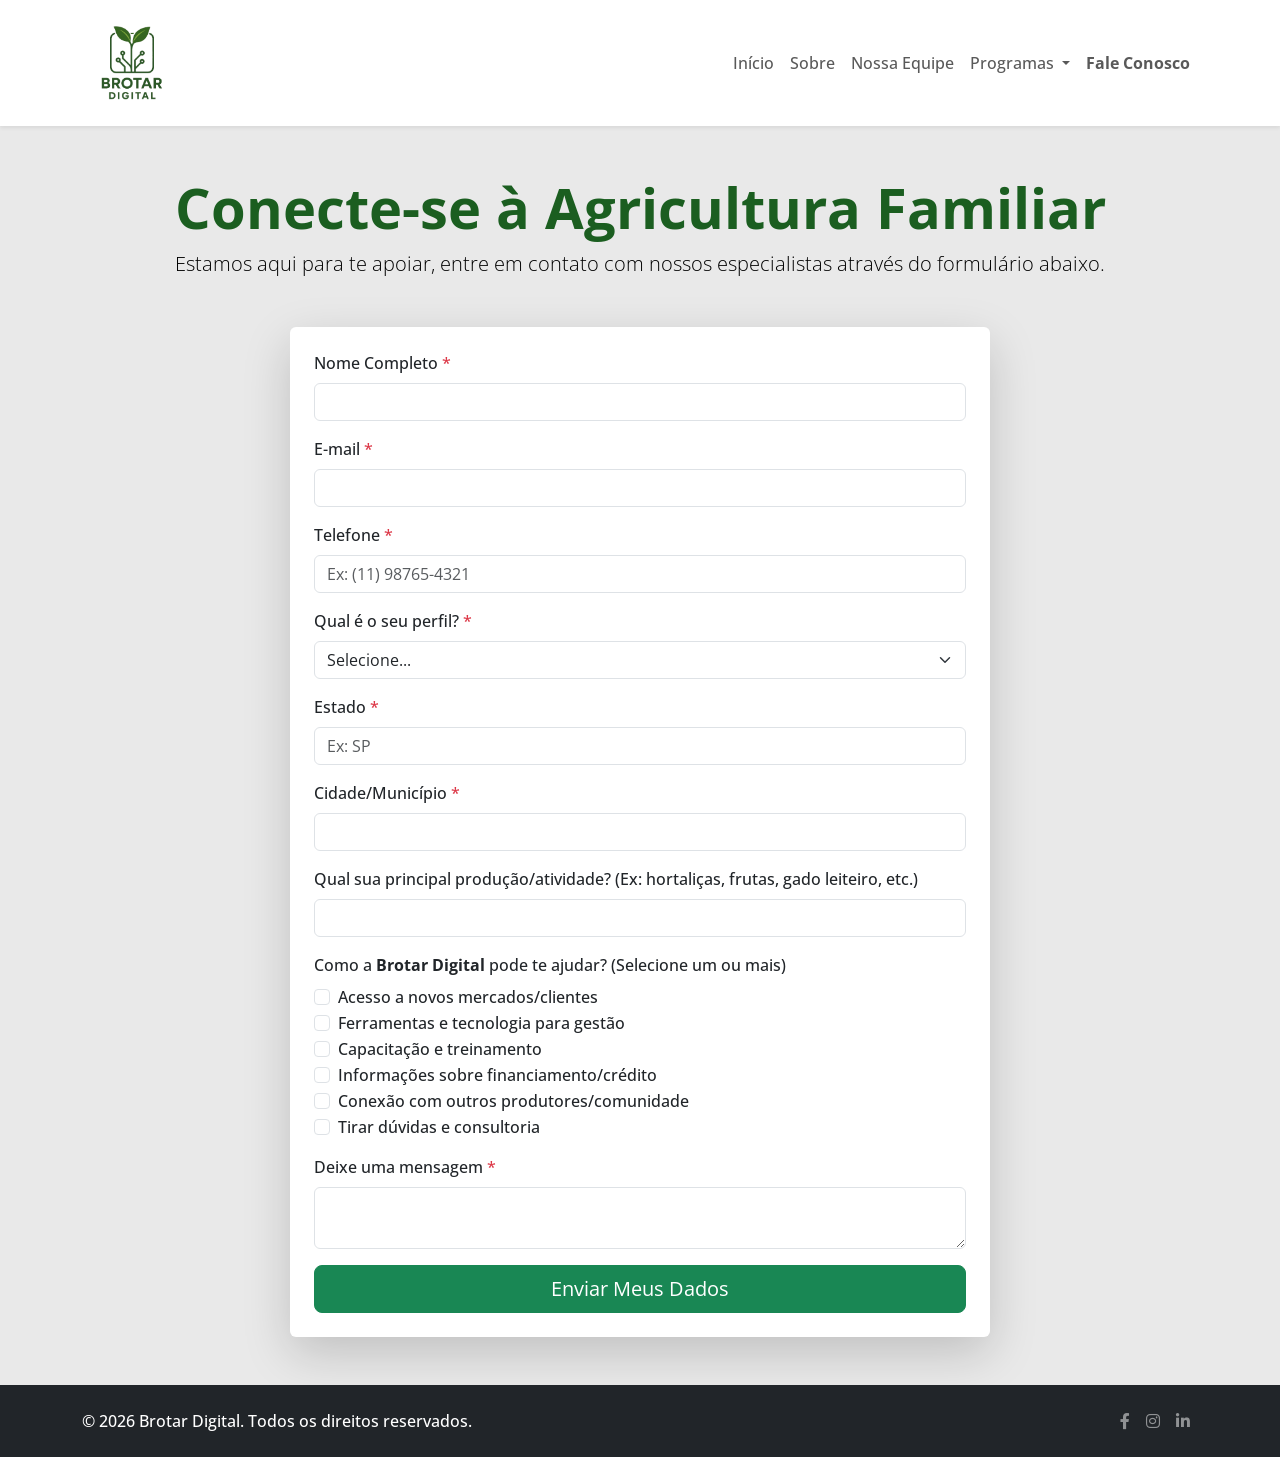
<file: fale_conosco/index.html>
<!DOCTYPE html>
<html lang="pt-BR">

<head>
    <meta charset="UTF-8">
    <meta name="viewport" content="width=device-width, initial-scale=1.0">
    <title>Fale Conosco - Brotar Digital</title>

    <!-- Bootstrap CSS (Primeiro) -->
    <link href="https://cdn.jsdelivr.net/npm/bootstrap@5.3.2/dist/css/bootstrap.min.css" rel="stylesheet">

    <!-- Font Awesome (Para ícones sociais) -->
    <link rel="stylesheet" href="https://cdnjs.cloudflare.com/ajax/libs/font-awesome/6.0.0-beta3/css/all.min.css" />

    <!-- Custom CSS (DEPOIS do Bootstrap para garantir que suas regras sobrescrevam) -->
    <link rel="stylesheet" href="../style/global.css">
</head>

<body class="d-flex flex-column min-vh-100">

    <!-- Início do cabeçalho -->
    <header class="navbar navbar-expand-lg navbar-light bg-white shadow-sm sticky-top">
        <div class="container">
            <a class="navbar-brand" href="../index.html">
                <img src="../images/logo.png" alt="Logo Brotar Digital" height="100px" loading="lazy">
            </a>
            <button class="navbar-toggler" type="button" data-bs-toggle="collapse" data-bs-target="#navbarNav"
                aria-controls="navbarNav" aria-expanded="false" aria-label="Toggle navigation">
                <span class="navbar-toggler-icon"></span>
            </button>
            <div class="collapse navbar-collapse justify-content-end" id="navbarNav">
                <ul class="navbar-nav">
                    <li class="nav-item">
                        <a class="nav-link" aria-current="page" href="../index.html">Início</a>
                    </li>
                    <li class="nav-item">
                        <a class="nav-link" href="../index.html#sobre">Sobre</a>
                    </li>
                    <li class="nav-item">
                        <a class="nav-link" href="../index.html#equipe">Nossa Equipe</a>
                    </li>
                    <li class="nav-item dropdown">
                        <a class="nav-link dropdown-toggle" href="../sementes_de_conhecimento/index.html"
                            id="navbarDropdownProgramas" role="button" data-bs-toggle="dropdown" aria-expanded="false">
                            Programas
                        </a>
                        <ul class="dropdown-menu" aria-labelledby="navbarDropdownProgramas">
                            <li><a class="dropdown-item" href="../sementes_de_conhecimento/index.html">📚 Sementes de
                                    Conhecimento</a></li>
                            <li><a class="dropdown-item" href="../rede_de_raizes/index.html">🌱 Rede de Raízes</a></li>
                            <li><a class="dropdown-item" href="../colheita_de_oportunidades/index.html">💰 Colheita de
                                    Oportunidades</a></li>
                        </ul>
                    </li>

                    <li class="nav-item">
                        <a class="nav-link" href="../fale_conosco/index.html"><b>Fale Conosco</b></a>
                    </li>
                </ul>
            </div>
        </div>
    </header>
    <!-- Fim do cabeçalho -->

    <!-- Conteúdo principal -->
    <main class="flex-grow-1 main-content-bg py-5">
        <div class="container text-center text-white mb-5">
            <h1 class="display-4 fw-bold">Conecte-se à Agricultura Familiar</h1>
            <p class="lead text-black">Estamos aqui para te apoiar, entre em contato com nossos especialistas através do formulário
                abaixo.</p>
        </div>

        <div class="d-flex justify-content-center align-items-start">
            <div class="container bg-white p-4 rounded shadow-lg" style="max-width: 700px;">
                <form id="cadastroForm">
                    <div class="mb-3">
                        <label for="nomeCompleto" class="form-label">Nome Completo <span class="text-danger">*</span></label>
                        <input type="text" class="form-control" id="nomeCompleto" name="nomeCompleto" required>
                    </div>

                    <div class="mb-3">
                        <label for="email" class="form-label">E-mail <span class="text-danger">*</span></label>
                        <input type="email" class="form-control" id="email" name="email" required>
                    </div>

                    <div class="mb-3">
                        <label for="telefone" class="form-label">Telefone <span class="text-danger">*</span></label>
                        <input type="tel" class="form-control" id="telefone" name="telefone"
                            placeholder="Ex: (11) 98765-4321" pattern="(\(?\d{2}\)?\s?)(\d{4,5}-?\d{4})"
                            required>
                    </div>

                    <div class="mb-3">
                        <label for="tipoProdutor" class="form-label">Qual é o seu perfil? <span class="text-danger">*</span></label>
                        <select id="tipoProdutor" name="tipoProdutor" class="form-select" required>
                            <option value="">Selecione...</option>
                            <option value="pequenoProdutor">Pequeno(a) Produtor(a) Rural</option>
                            <option value="agricultorFamiliar">Agricultor(a) Familiar</option>
                            <option value="cooperativa">Representante de Cooperativa Agrícola</option>
                            <option value="consumidor">Consumidor(a) Interessado(a)</option>
                            <option value="outros">Outros</option>
                        </select>
                    </div>

                    <div class="mb-3">
                        <label for="estado" class="form-label">Estado <span class="text-danger">*</span></label>
                        <input type="text" class="form-control" id="estado" name="estado" placeholder="Ex: SP" required>
                    </div>

                    <div class="mb-3">
                        <label for="cidade" class="form-label">Cidade/Município <span class="text-danger">*</span></label>
                        <input type="text" class="form-control" id="cidade" name="cidade" required>
                    </div>                    

                    <div class="mb-3">
                        <label for="principalProducao" class="form-label">Qual sua principal produção/atividade? (Ex:
                            hortaliças, frutas, gado leiteiro, etc.)</label>
                        <input type="text" class="form-control" id="principalProducao" name="principalProducao">
                    </div>

                    <div class="mb-3">
                        <label class="form-label">Como a <b>Brotar Digital</b> pode te ajudar? (Selecione um ou
                            mais)</label>
                        <div class="form-check">
                            <input class="form-check-input" type="checkbox" id="inter_mercado" name="interesses"
                                value="acesso_mercado">
                            <label class="form-check-label" for="inter_mercado">Acesso a novos mercados/clientes</label>
                        </div>
                        <div class="form-check">
                            <input class="form-check-input" type="checkbox" id="inter_ferramentas" name="interesses"
                                value="ferramentas_tecnologia">
                            <label class="form-check-label" for="inter_ferramentas">Ferramentas e tecnologia para
                                gestão</label>
                        </div>
                        <div class="form-check">
                            <input class="form-check-input" type="checkbox" id="inter_capacitacao" name="interesses"
                                value="capacitacao_treinamento">
                            <label class="form-check-label" for="inter_capacitacao">Capacitação e treinamento</label>
                        </div>
                        <div class="form-check">
                            <input class="form-check-input" type="checkbox" id="inter_financiamento" name="interesses"
                                value="financiamento">
                            <label class="form-check-label" for="inter_financiamento">Informações sobre
                                financiamento/crédito</label>
                        </div>
                        <div class="form-check">
                            <input class="form-check-input" type="checkbox" id="inter_comunidade" name="interesses"
                                value="comunidade">
                            <label class="form-check-label" for="inter_comunidade">Conexão com outros
                                produtores/comunidade</label>
                        </div>
                        <div class="form-check">
                            <input class="form-check-input" type="checkbox" id="inter_duvidas" name="interesses"
                                value="tirar_duvidas">
                            <label class="form-check-label" for="inter_duvidas">Tirar dúvidas e consultoria</label>
                        </div>
                    </div>

                    <div class="mb-3">
                        <label for="mensagem" class="form-label">Deixe uma mensagem <span class="text-danger">*</span></label>
                        <textarea class="form-control" id="mensagem" name="mensagem" maxlength="500" required></textarea>
                    </div>

                    <button type="submit" class="btn btn-success btn-lg w-100">Enviar Meus Dados</button>
                </form>

                <div id="successMessage" class="alert alert-success mt-4" role="alert" style="display: none;">
                    ✅ Sua mensagem foi enviada com sucesso! Agradecemos o seu contato e em breve retornaremos.
                </div>
                <div id="errorMessage" class="alert alert-danger mt-4" role="alert" style="display: none;">
                    ⛔ <span id="errorDetails"></span>
                </div>
            </div>
        </div>
    </main>

    <!-- Início do Rodapé Minimalista -->
    <footer class="bg-dark text-white py-4 mt-auto">
        <div class="container d-flex flex-column flex-md-row justify-content-between align-items-center">
            <div class="year-bdigital">&copy; <span id="currentYear">2025</span> Brotar Digital. Todos os direitos
                reservados.</div>
            <div class="social-links-footer d-flex">
                <a href="#" class="text-white-50 mx-2" aria-label="Facebook"><i class="fab fa-facebook-f"></i></a>
                <a href="#" class="text-white-50 mx-2" aria-label="Instagram"><i class="fab fa-instagram"></i></a>
                <a href="#" class="text-white-50 mx-2" aria-label="LinkedIn"><i class="fab fa-linkedin-in"></i></a>
            </div>
        </div>
    </footer>
    <!-- Fim do Rodapé Minimalista -->

    <!-- Bootstrap JS Bundle com Popper (SEMPRE no final do body para otimizar carregamento) -->
    <script src="https://cdn.jsdelivr.net/npm/bootstrap@5.3.2/dist/js/bootstrap.bundle.min.js"></script>
    <!-- Script para o ano dinâmico no rodapé (coloque abaixo do Bootstrap JS) -->
    <script src="../script/fale_conosco.js" type="text/javascript"></script>
    <script src="../script/ano_atual.js" type="text/javascript"></script>
</body>

</html>
</file>
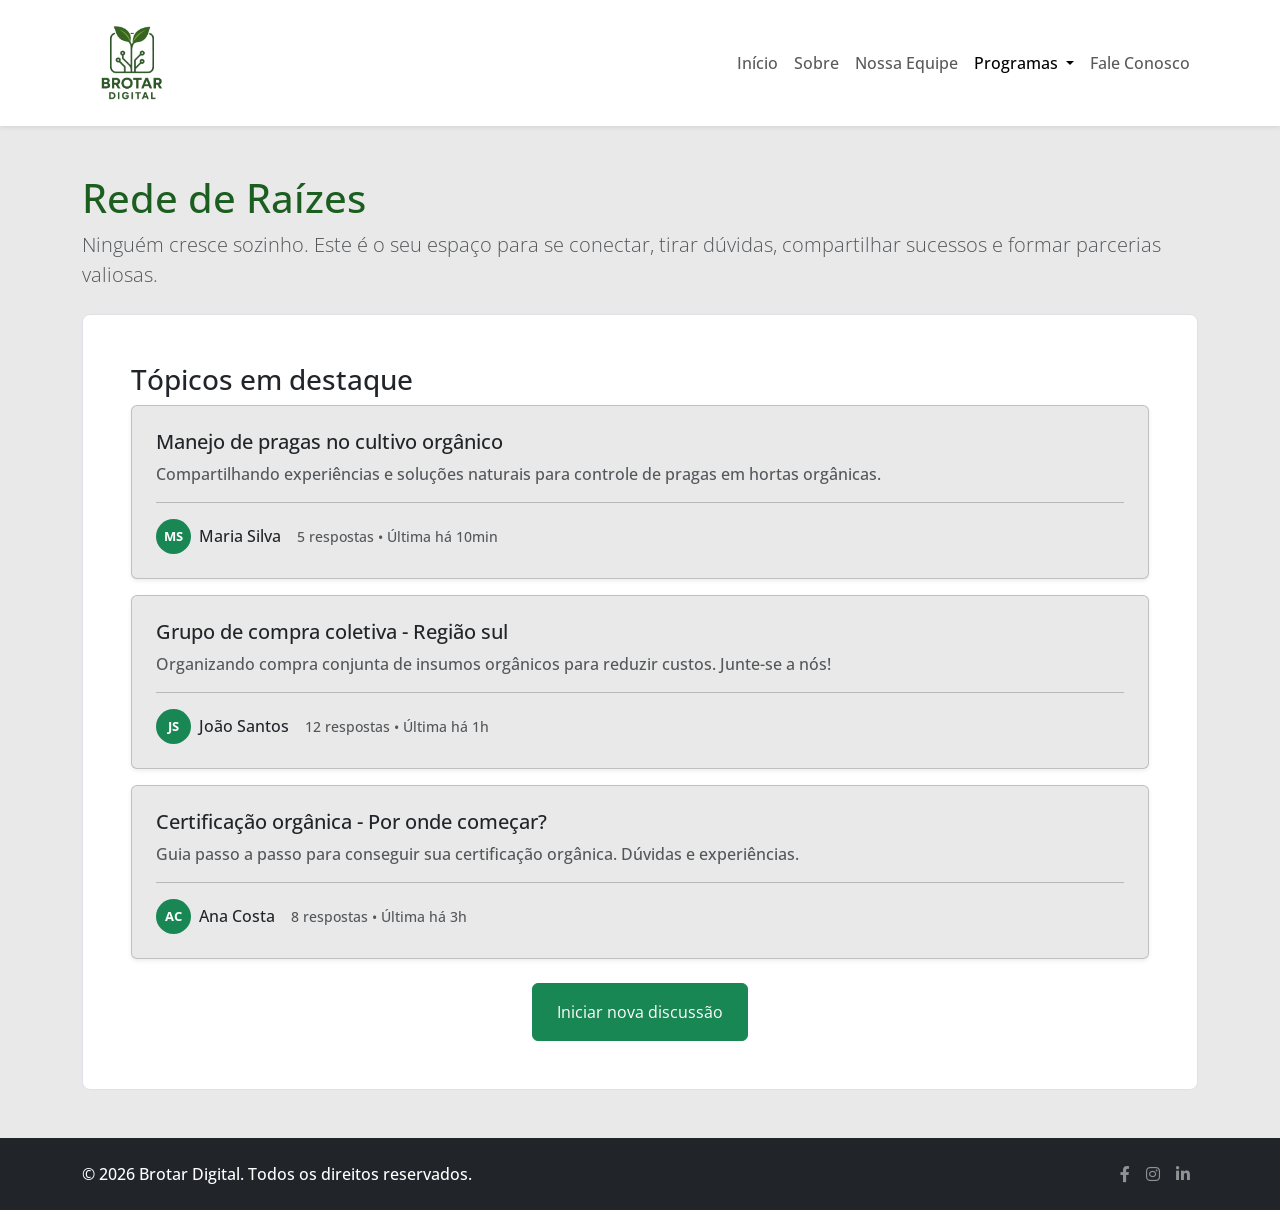
<file: rede_de_raizes/index.html>
<!DOCTYPE html>
<html lang="en">

<head>
    <meta charset="UTF-8">
    <meta name="viewport" content="width=device-width, initial-scale=1.0">
    <title>Rede de raízes</title>

    <!-- Bootstrap CSS (Primeiro) -->
    <link href="https://cdn.jsdelivr.net/npm/bootstrap@5.3.2/dist/css/bootstrap.min.css" rel="stylesheet">

    <!-- Font Awesome (Para ícones sociais) -->
    <link rel="stylesheet" href="https://cdnjs.cloudflare.com/ajax/libs/font-awesome/6.0.0-beta3/css/all.min.css" />

    <link rel="stylesheet" href="../style/rede_de_raizes.css">

</head>

<body>

    <!-- Início do cabeçalho -->
    <header class="navbar navbar-expand-lg navbar-light bg-white shadow-sm sticky-top">
        <div class="container">
            <a class="navbar-brand" href="../index.html">
                <img src="../images/logo.png" alt="Logo Brotar Digital" height="100px" loading="lazy">
            </a>
            <button class="navbar-toggler" type="button" data-bs-toggle="collapse" data-bs-target="#navbarNav"
                aria-controls="navbarNav" aria-expanded="false" aria-label="Toggle navigation">
                <span class="navbar-toggler-icon"></span>
            </button>
            <div class="collapse navbar-collapse justify-content-end" id="navbarNav">
                <ul class="navbar-nav">
                    <li class="nav-item">
                        <a class="nav-link" aria-current="page" href="../index.html">Início</a>
                    </li>
                    <li class="nav-item">
                        <a class="nav-link" href="../index.html#sobre">Sobre</a>
                    </li>
                    <li class="nav-item">
                        <a class="nav-link" href="../index.html#equipe">Nossa Equipe</a>
                    </li>
                    <!-- Item de menu "Programas" transformado em Dropdown com emojis corrigidos -->
                    <li class="nav-item dropdown">
                        <a class="nav-link active dropdown-toggle" href="../sementes_de_conhecimento/index.html"
                            id="navbarDropdownProgramas" role="button" data-bs-toggle="dropdown" aria-expanded="false">
                            Programas
                        </a>
                        <ul class="dropdown-menu" aria-labelledby="navbarDropdownProgramas">
                            <li><a class="dropdown-item" href="../sementes_de_conhecimento/index.html">📚 Sementes de
                                    Conhecimento</a></li>
                            <li><a class="dropdown-item" href="../rede_de_raizes/index.html">🌱 <b>Rede de
                                        Raízes</b></a></li>
                            <li><a class="dropdown-item" href="../colheita_de_oportunidades/index.html">💰 Colheita de
                                    Oportunidades</a></li>
                        </ul>
                    </li>

                    <li class="nav-item">
                        <a class="nav-link" href="../fale_conosco/index.html">Fale Conosco</a>
                    </li>
                </ul>
            </div>
        </div>
    </header>
    <!-- Fim do cabeçalho -->

    <!-- Conteúdo principal -->
    <main class="py-5 m-0">

        <section class="container text-center text-md-start">
            <div>
                <h1>Rede de Raízes</h1>
                <p class="lead text-body-secondary">Ninguém cresce sozinho. Este é o seu espaço para se conectar, tirar
                    dúvidas, compartilhar sucessos e
                    formar parcerias valiosas.</p>
            </div>
        </section>

        <section class="container mt-4">
            <div class="p-4 p-md-5 border rounded-3 bg-white">

                <h3 class="align-self-start text-dark">Tópicos em destaque</h3>

                <div id="topicsList" class="d-flex flex-column align-items-center gap-3">
                    <div class="card-topico card shadow-sm w-100 p-2">
                        <div class="card-body">
                            <div>
                                <h5 class="card-title text-dark">Manejo de pragas no cultivo orgânico</h5>
                                <p class="card-text text-body-secondary">Compartilhando experiências e soluções naturais
                                    para controle de pragas em hortas orgânicas.
                                </p>
                            </div>

                            <hr class="my-3">

                            <div class="d-flex flex-wrap align-items-center gap-3">
                                <div class="d-flex align-items-center gap-2">
                                    <div class="bg-success text-white rounded-circle d-flex align-items-center justify-content-center fw-bold"
                                        style="width: 35px; aspect-ratio: 1/1; font-size: 0.8rem;">MS</div>
                                    <p class="mb-0 fw-medium">Maria Silva</p>
                                </div>

                                <p class="mb-0 small text-body-secondary">5 respostas • Última há 10min</p>
                            </div>
                        </div>
                    </div>

                    <div class="card-topico card shadow-sm w-100 p-2">
                        <div class="card-body">
                            <div>
                                <h5 class="card-title text-dark">Grupo de compra coletiva - Região sul</h5>
                                <p class="card-text text-body-secondary">Organizando compra conjunta de insumos
                                    orgânicos
                                    para reduzir custos. Junte-se a nós!</p>
                            </div>

                            <hr class="my-3">

                            <div class="d-flex flex-wrap align-items-center gap-3">
                                <div class="d-flex align-items-center gap-2">
                                    <div class="bg-success text-white rounded-circle d-flex align-items-center justify-content-center fw-bold"
                                        style="width: 35px; aspect-ratio: 1/1; font-size: 0.8rem;">JS</div>
                                    <p class="mb-0 fw-medium">João Santos</p>
                                </div>
                                <p class="mb-0 small text-body-secondary">12 respostas • Última há 1h</p>
                            </div>
                        </div>
                    </div>

                    <div class="card-topico card shadow-sm w-100 p-2">
                        <div class="card-body">
                            <div>
                                <h5 class="card-title text-dark">Certificação orgânica - Por onde começar?</h5>
                                <p class="card-text text-body-secondary">Guia passo a passo para conseguir sua
                                    certificação
                                    orgânica. Dúvidas e experiências.</p>
                            </div>

                            <hr class="my-3">

                            <div class="d-flex flex-wrap align-items-center gap-3">
                                <div class="d-flex align-items-center gap-2">
                                    <div class="bg-success text-white rounded-circle d-flex align-items-center justify-content-center fw-bold"
                                        style="width: 35px; aspect-ratio: 1/1; font-size: 0.8rem;">AC</div>
                                    <p class="mb-0 fw-medium">Ana Costa</p>
                                </div>
                                <p class="mb-0 small text-body-secondary">8 respostas • Última há 3h</p>
                            </div>
                        </div>
                    </div>

                    <button id="openNewTopicBtn" class="btn btn-success py-3 px-4 mt-2" data-bs-toggle="modal"
                        data-bs-target="#newTopicModal">Iniciar nova discussão</button>

                    <div class="modal fade" id="newTopicModal" tabindex="-1" aria-labelledby="newTopicModalLabel"
                        aria-hidden="true">
                        <div class="modal-dialog modal-lg modal-dialog-centered">
                            <div class="modal-content">
                                <div class="modal-header">
                                    <h5 class="modal-title" id="newTopicModalLabel">Iniciar nova discussão</h5>
                                    <button type="button" class="btn-close" data-bs-dismiss="modal"
                                        aria-label="Fechar"></button>
                                </div>
                                <form id="newTopicForm">
                                    <div class="modal-body">
                                        <div class="mb-3">
                                            <label for="topicTitle" class="form-label">Título <span class="text-danger">*</span></label>
                                            <input type="text" class="form-control" id="topicTitle" name="title"
                                                required maxlength="120" placeholder="Título do tópico">
                                        </div>
                                        <div class="mb-3">
                                            <label for="topicBody" class="form-label">Corpo da mensagem <span class="text-danger">*</span></label>
                                            <textarea class="form-control" id="topicBody" name="body" rows="6" required
                                                placeholder="Descreva sua dúvida, experiência ou proposta"></textarea>
                                        </div>
                                    </div>
                                    <div class="modal-footer">
                                        <button type="button" class="btn btn-secondary"
                                            data-bs-dismiss="modal">Cancelar</button>
                                        <button type="submit" class="btn btn-success">Publicar tópico</button>
                                    </div>
                                </form>
                            </div>
                        </div>
                    </div>

                </div>
        </section>

    </main>


    <!-- Início do Rodapé Minimalista -->
    <footer class="bg-dark text-white py-4">
        <div class="container d-flex flex-column flex-md-row justify-content-between align-items-center">
            <!-- Copyright dinâmico (opcional, requer JS) ou estático -->
            <div class="year-bdigital">&copy; <span id="currentYear">2025</span> Brotar Digital. Todos os direitos
                reservados.</div>
            <div class="social-links-footer d-flex">
                <a href="#" class="text-white-50 mx-2" aria-label="Facebook"><i class="fab fa-facebook-f"></i></a>
                <a href="#" class="text-white-50 mx-2" aria-label="Instagram"><i class="fab fa-instagram"></i></a>
                <a href="#" class="text-white-50 mx-2" aria-label="LinkedIn"><i class="fab fa-linkedin-in"></i></a>
                <!-- Adicione mais redes sociais conforme necessário -->
            </div>
        </div>
    </footer>
    <!-- Fim do Rodapé Minimalista -->

    <!-- Bootstrap JS Bundle com Popper (SEMPRE no final do body para otimizar carregamento) -->
    <script src="https://cdn.jsdelivr.net/npm/bootstrap@5.3.2/dist/js/bootstrap.bundle.min.js"></script>
    <!-- Script para o ano dinâmico no rodapé (coloque abaixo do Bootstrap JS) -->
    <script src="../script/ano_atual.js" type="text/javascript"></script>
    <script src="../script/rede_de_raizes.js" type="text/javascript"></script>
</body>

</html>
</file>
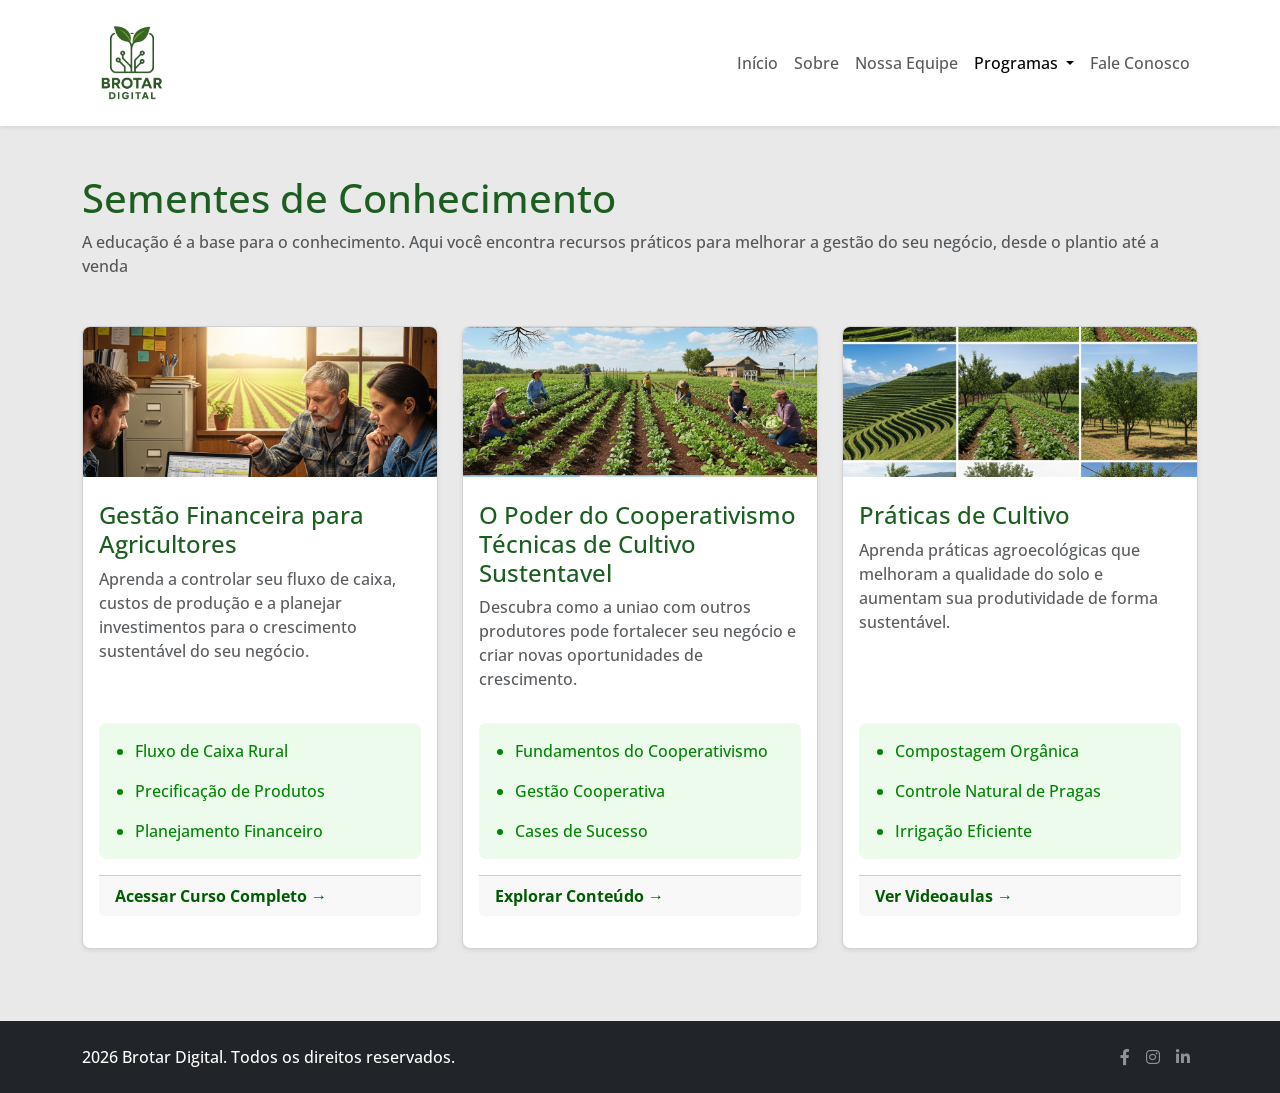
<file: sementes_de_conhecimento/index.html>
<!DOCTYPE html>
<html lang="en">

<head>
    <meta charset="UTF-8">
    <meta name="viewport" content="width=device-width, initial-scale=1.0">
    <title>Sementes de conhecimento</title>

    <!-- Bootstrap CSS (Primeiro) -->
    <link href="https://cdn.jsdelivr.net/npm/bootstrap@5.3.2/dist/css/bootstrap.min.css" rel="stylesheet">

    <!-- Font Awesome (Para ícones sociais) -->
    <link rel="stylesheet" href="https://cdnjs.cloudflare.com/ajax/libs/font-awesome/6.0.0-beta3/css/all.min.css" />

    <link rel="stylesheet" href="../style/sementes_de_conhecimento.css">

</head>

<body>

    <!-- Início do cabeçalho -->
    <header class="navbar navbar-expand-lg navbar-light bg-white shadow-sm sticky-top">
        <div class="container">
            <a class="navbar-brand" href="../index.html">
                <img src="../images/logo.png" alt="Logo Brotar Digital" height="100px" loading="lazy">
            </a>
            <button class="navbar-toggler" type="button" data-bs-toggle="collapse" data-bs-target="#navbarNav"
                aria-controls="navbarNav" aria-expanded="false" aria-label="Toggle navigation">
                <span class="navbar-toggler-icon"></span>
            </button>
            <div class="collapse navbar-collapse justify-content-end" id="navbarNav">
                <ul class="navbar-nav">
                    <li class="nav-item">
                        <a class="nav-link" aria-current="page" href="../index.html">Início</a>
                    </li>
                    <li class="nav-item">
                        <a class="nav-link" href="../index.html#sobre">Sobre</a>
                    </li>
                    <li class="nav-item">
                        <a class="nav-link" href="../index.html#equipe">Nossa Equipe</a>
                    </li>
                    <!-- Item de menu "Programas" transformado em Dropdown com emojis corrigidos -->
                    <li class="nav-item dropdown">
                        <a class="nav-link active dropdown-toggle" href="../sementes_de_conhecimento/index.html"
                            id="navbarDropdownProgramas" role="button" data-bs-toggle="dropdown" aria-expanded="false">
                            Programas
                        </a>
                        <ul class="dropdown-menu" aria-labelledby="navbarDropdownProgramas">
                            <li><a class="dropdown-item" href="../sementes_de_conhecimento/index.html">📚 <b>Sementes de
                                        Conhecimento</b></a></li>
                            <li><a class="dropdown-item" href="../rede_de_raizes/index.html">🌱 Rede de Raízes</a></li>
                            <li><a class="dropdown-item" href="../colheita_de_oportunidades/index.html">💰 Colheita de
                                    Oportunidades</a></li>
                        </ul>
                    </li>

                    <li class="nav-item">
                        <a class="nav-link" href="../fale_conosco/index.html">Fale Conosco</a>
                    </li>
                </ul>
            </div>
        </div>
    </header>
    <!-- Fim do cabeçalho -->

    <main class="py-5 m-0">
        <div class="container">
            <h1>Sementes de Conhecimento</h1>
            <p class="text-body-secondary"> A educação é a base para o conhecimento. Aqui você encontra recursos
                práticos para melhorar a gestão do
                seu
                negócio, desde o plantio até a venda
            </p>

            <div class="row g-4 my-4">

                <div class="col-12 col-md-6 col-lg-4 d-flex">
                    <article class="card shadow-sm rounded-3 overflow-hidden h-100">
                        <div class="image-container">
                            <img src="../images/sementes_de_conhecimento/financeiro.png" alt="Gráfico financeiro"
                                class="card-img-top" loading="lazy" width="100%" height="150px"
                                style="object-fit:cover;">
                        </div>

                        <div class="card-body d-flex flex-column">
                            <h2 class="card-title h4 mt-2">
                                Gestão Financeira para Agricultores
                            </h2>
                            <p class="text-body-secondary flex-grow-1">
                                Aprenda a controlar seu fluxo de caixa, custos de produção e a planejar investimentos
                                para o
                                crescimento sustentável do seu negócio.
                            </p>
                            <div class="list rounded-3 p-3 my-3">
                                <ul class="my-0" style="padding-left: 1.25rem;">
                                    <li class="mb-3">Fluxo de Caixa Rural</li>
                                    <li class="mb-3">Precificação de Produtos</li>
                                    <li class="mb-0">Planejamento Financeiro</li>
                                </ul>
                            </div>
                            <div class="card-footer mt-auto mb-3">
                                <a href="#" class="fw-bold">Acessar Curso Completo
                                    →</a>
                            </div>
                        </div>
                    </article>
                </div>

                <div class="col-12 col-md-6 col-lg-4 d-flex">
                    <article class="card shadow-sm rounded-3 overflow-hidden h-100">
                        <div class="image-container">
                            <img src="../images/sementes_de_conhecimento/cooperativismo.png"
                                alt="Técnicas de Cultivo Sustentável" class="card-img-top" loading="lazy" width="100%"
                                height="150px" style="object-fit:cover;">
                        </div>
                        <div class="card-body d-flex flex-column">
                            <h2 class="card-title h4 mt-2">
                                O Poder do Cooperativismo Técnicas de Cultivo Sustentavel
                            </h2>
                            <p class="text-body-secondary flex-grow-1">
                                Descubra como a uniao com outros produtores pode fortalecer seu negócio e criar novas
                                oportunidades de crescimento.
                            </p>
                            <div class="list rounded-3 p-3 my-3">
                                <ul class="my-0" style="padding-left: 1.25rem;">
                                    <li class="mb-3">Fundamentos do Cooperativismo</li>
                                    <li class="mb-3">Gestão Cooperativa</li>
                                    <li class="mb-0">Cases de Sucesso</li>
                                </ul>
                            </div>
                            <div class="card-footer mt-auto mb-3">
                                <a href="#" class="fw-bold">Explorar Conteúdo →</a>
                            </div>
                        </div>
                    </article>
                </div>

                <div class="col-12 col-md-6 col-lg-4 d-flex">
                    <article class="card shadow-sm rounded-3 overflow-hidden h-100">
                        <div class="image-container">
                            <img src="../images/sementes_de_conhecimento/cultivo.png" alt="Práticas de Cultivo"
                                class="card-img-top" loading="lazy" width="100%" height="150px"
                                style="object-fit:cover;">
                        </div>
                        <div class="card-body d-flex flex-column">
                            <h2 class="card-title h4 mt-2">
                                Práticas de Cultivo
                            </h2>
                            <p class="text-body-secondary flex-grow-1">
                                Aprenda práticas agroecológicas que melhoram a qualidade do solo e aumentam sua
                                produtividade de
                                forma sustentável.
                            </p>
                            <div class="list rounded-3 p-3 my-3">
                                <ul class="my-0" style="padding-left: 1.25rem;">
                                    <li class="mb-3">Compostagem Orgânica</li>
                                    <li class="mb-3">Controle Natural de Pragas</li>
                                    <li class="mb-0">Irrigação Eficiente</li>
                                </ul>
                            </div>
                            <div class="card-footer mt-auto mb-3">
                                <a href="#" class="fw-bold">Ver Videoaulas →</a>
                            </div>
                        </div>
                    </article>
                </div>

            </div>
        </div>
    </main>

    <!-- Início do Rodapé Minimalista -->
    <footer class="bg-dark text-white py-4">
        <div class="container d-flex flex-column flex-md-row justify-content-between align-items-center">
            <!-- Copyright dinâmico (opcional, requer JS) ou estático -->
            <div class="year-bdigital"><span id="currentYear">2025</span> Brotar Digital. Todos os direitos reservados.
            </div>
            <div class="social-links-footer d-flex">
                <a href="#" class="text-white-50 mx-2" aria-label="Facebook"><i class="fab fa-facebook-f"></i></a>
                <a href="#" class="text-white-50 mx-2" aria-label="Instagram"><i class="fab fa-instagram"></i></a>
                <a href="#" class="text-white-50 mx-2" aria-label="LinkedIn"><i class="fab fa-linkedin-in"></i></a>
                <!-- Adicione mais redes sociais conforme necessário -->
            </div>
        </div>
    </footer>
    <!-- Fim do Rodapé Minimalista -->

    <!-- Bootstrap JS Bundle com Popper (SEMPRE no final do body para otimizar carregamento) -->
    <script src="https://cdn.jsdelivr.net/npm/bootstrap@5.3.2/dist/js/bootstrap.bundle.min.js"></script>
    <!-- Script para o ano dinâmico no rodapé (coloque abaixo do Bootstrap JS) -->
    <script src="../script/ano_atual.js" type="text/javascript"></script>
</body>

</html>
</file>
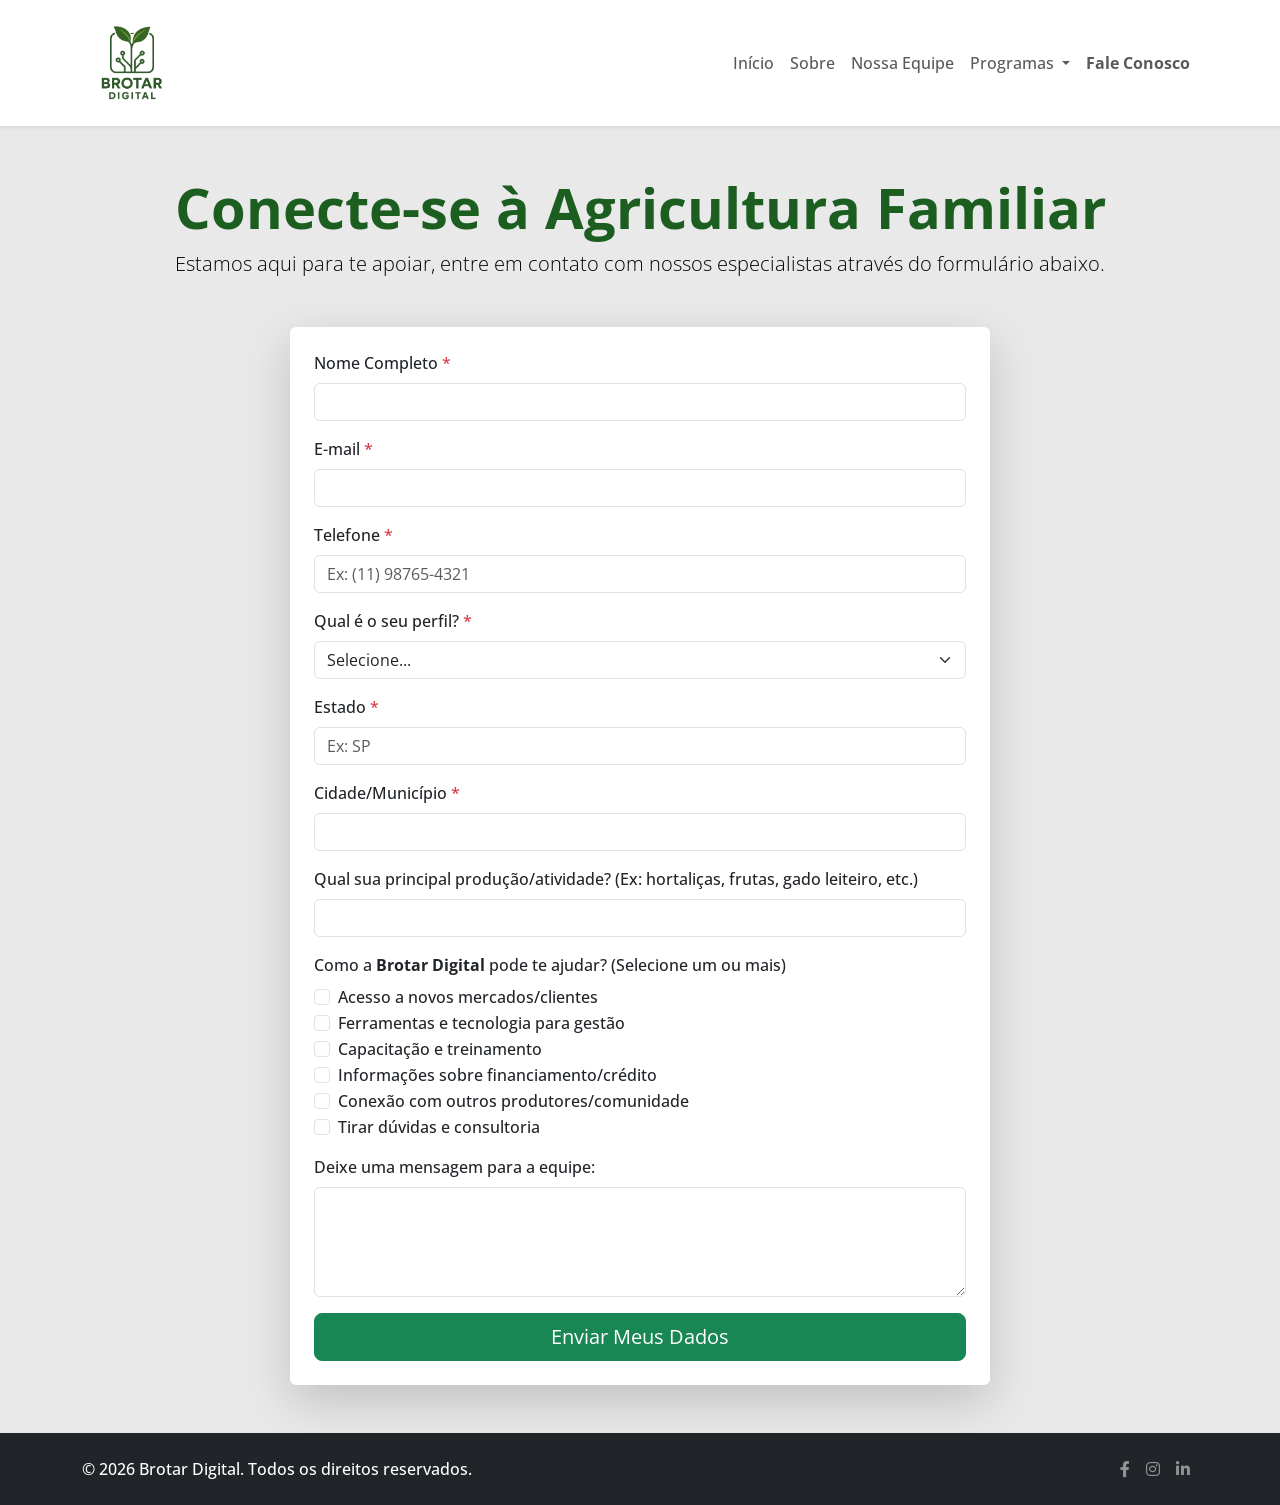
<file: Atividade_Fase_3/fale_conosco/index.html>
<!DOCTYPE html>
<html lang="pt-BR">

<head>
    <meta charset="UTF-8">
    <meta name="viewport" content="width=device-width, initial-scale=1.0">
    <title>Fale Conosco - Brotar Digital</title>

    <!-- Bootstrap CSS (Primeiro) -->
    <link href="https://cdn.jsdelivr.net/npm/bootstrap@5.3.2/dist/css/bootstrap.min.css" rel="stylesheet">

    <!-- Font Awesome (Para ícones sociais) -->
    <link rel="stylesheet" href="https://cdnjs.cloudflare.com/ajax/libs/font-awesome/6.0.0-beta3/css/all.min.css" />

    <!-- Custom CSS (DEPOIS do Bootstrap para garantir que suas regras sobrescrevam) -->
    <link rel="stylesheet" href="../style/global.css">
</head>

<body class="d-flex flex-column min-vh-100">

    <!-- Início do cabeçalho -->
    <header class="navbar navbar-expand-lg navbar-light bg-white shadow-sm sticky-top">
        <div class="container">
            <a class="navbar-brand" href="../index.html">
                <img src="../images/logo.png" alt="Logo Brotar Digital" height="100px" loading="lazy">
            </a>
            <button class="navbar-toggler" type="button" data-bs-toggle="collapse" data-bs-target="#navbarNav"
                aria-controls="navbarNav" aria-expanded="false" aria-label="Toggle navigation">
                <span class="navbar-toggler-icon"></span>
            </button>
            <div class="collapse navbar-collapse justify-content-end" id="navbarNav">
                <ul class="navbar-nav">
                    <li class="nav-item">
                        <a class="nav-link" aria-current="page" href="../index.html">Início</a>
                    </li>
                    <li class="nav-item">
                        <a class="nav-link" href="../index.html#sobre">Sobre</a>
                    </li>
                    <li class="nav-item">
                        <a class="nav-link" href="../index.html#equipe">Nossa Equipe</a>
                    </li>
                    <li class="nav-item dropdown">
                        <a class="nav-link dropdown-toggle" href="../sementes_de_conhecimento/index.html"
                            id="navbarDropdownProgramas" role="button" data-bs-toggle="dropdown" aria-expanded="false">
                            Programas
                        </a>
                        <ul class="dropdown-menu" aria-labelledby="navbarDropdownProgramas">
                            <li><a class="dropdown-item" href="../sementes_de_conhecimento/index.html">📚 Sementes de
                                    Conhecimento</a></li>
                            <li><a class="dropdown-item" href="../rede_de_raizes/index.html">🌱 Rede de Raízes</a></li>
                            <li><a class="dropdown-item" href="../colheita_de_oportunidades/index.html">💰 Colheita de
                                    Oportunidades</a></li>
                        </ul>
                    </li>

                    <li class="nav-item">
                        <a class="nav-link" href="../fale_conosco/index.html"><b>Fale Conosco</b></a>
                    </li>
                </ul>
            </div>
        </div>
    </header>
    <!-- Fim do cabeçalho -->

    <!-- Conteúdo principal -->
    <main class="flex-grow-1 main-content-bg py-5">
        <div class="container text-center text-white mb-5">
            <h1 class="display-4 fw-bold">Conecte-se à Agricultura Familiar</h1>
            <p class="lead text-black">Estamos aqui para te apoiar, entre em contato com nossos especialistas através do formulário
                abaixo.</p>
        </div>

        <div class="d-flex justify-content-center align-items-start">
            <div class="container bg-white p-4 rounded shadow-lg" style="max-width: 700px;">
                <form id="cadastroForm">
                    <div class="mb-3">
                        <label for="nomeCompleto" class="form-label">Nome Completo <span class="text-danger">*</span></label>
                        <input type="text" class="form-control" id="nomeCompleto" name="nomeCompleto" required>
                    </div>

                    <div class="mb-3">
                        <label for="email" class="form-label">E-mail <span class="text-danger">*</span></label>
                        <input type="email" class="form-control" id="email" name="email" required>
                    </div>

                    <div class="mb-3">
                        <label for="telefone" class="form-label">Telefone <span class="text-danger">*</span></label>
                        <input type="tel" class="form-control" id="telefone" name="telefone"
                            placeholder="Ex: (11) 98765-4321" pattern="(\(?\d{2}\)?\s?)(\d{4,5}-?\d{4})"
                            required>
                    </div>

                    <div class="mb-3">
                        <label for="tipoProdutor" class="form-label">Qual é o seu perfil? <span class="text-danger">*</span></label>
                        <select id="tipoProdutor" name="tipoProdutor" class="form-select" required>
                            <option value="">Selecione...</option>
                            <option value="pequenoProdutor">Pequeno(a) Produtor(a) Rural</option>
                            <option value="agricultorFamiliar">Agricultor(a) Familiar</option>
                            <option value="cooperativa">Representante de Cooperativa Agrícola</option>
                            <option value="consumidor">Consumidor(a) Interessado(a)</option>
                            <option value="outros">Outros</option>
                        </select>
                    </div>

                    <div class="mb-3">
                        <label for="estado" class="form-label">Estado <span class="text-danger">*</span></label>
                        <input type="text" class="form-control" id="estado" name="estado" placeholder="Ex: SP" required>
                    </div>

                    <div class="mb-3">
                        <label for="cidade" class="form-label">Cidade/Município <span class="text-danger">*</span></label>
                        <input type="text" class="form-control" id="cidade" name="cidade" required>
                    </div>                    

                    <div class="mb-3">
                        <label for="principalProducao" class="form-label">Qual sua principal produção/atividade? (Ex:
                            hortaliças, frutas, gado leiteiro, etc.)</label>
                        <input type="text" class="form-control" id="principalProducao" name="principalProducao">
                    </div>

                    <div class="mb-3">
                        <label class="form-label">Como a <b>Brotar Digital</b> pode te ajudar? (Selecione um ou
                            mais)</label>
                        <div class="form-check">
                            <input class="form-check-input" type="checkbox" id="inter_mercado" name="interesses"
                                value="acesso_mercado">
                            <label class="form-check-label" for="inter_mercado">Acesso a novos mercados/clientes</label>
                        </div>
                        <div class="form-check">
                            <input class="form-check-input" type="checkbox" id="inter_ferramentas" name="interesses"
                                value="ferramentas_tecnologia">
                            <label class="form-check-label" for="inter_ferramentas">Ferramentas e tecnologia para
                                gestão</label>
                        </div>
                        <div class="form-check">
                            <input class="form-check-input" type="checkbox" id="inter_capacitacao" name="interesses"
                                value="capacitacao_treinamento">
                            <label class="form-check-label" for="inter_capacitacao">Capacitação e treinamento</label>
                        </div>
                        <div class="form-check">
                            <input class="form-check-input" type="checkbox" id="inter_financiamento" name="interesses"
                                value="financiamento">
                            <label class="form-check-label" for="inter_financiamento">Informações sobre
                                financiamento/crédito</label>
                        </div>
                        <div class="form-check">
                            <input class="form-check-input" type="checkbox" id="inter_comunidade" name="interesses"
                                value="comunidade">
                            <label class="form-check-label" for="inter_comunidade">Conexão com outros
                                produtores/comunidade</label>
                        </div>
                        <div class="form-check">
                            <input class="form-check-input" type="checkbox" id="inter_duvidas" name="interesses"
                                value="tirar_duvidas">
                            <label class="form-check-label" for="inter_duvidas">Tirar dúvidas e consultoria</label>
                        </div>
                    </div>

                    <div class="mb-3">
                        <label for="mensagem" class="form-label">Deixe uma mensagem para a equipe:</label>
                        <textarea class="form-control" id="mensagem" name="mensagem" rows="4"></textarea>
                    </div>

                    <button type="submit" class="btn btn-success btn-lg w-100">Enviar Meus Dados</button>
                </form>

                <div id="successMessage" class="alert alert-success mt-4" role="alert" style="display: none;">
                    ✅ Sua mensagem foi enviada com sucesso! Agradecemos o seu contato e em breve retornaremos.
                </div>
                <div id="errorMessage" class="alert alert-danger mt-4" role="alert" style="display: none;">
                    ⛔ <span id="errorDetails"></span>
                </div>
            </div>
        </div>
    </main>

    <!-- Início do Rodapé Minimalista -->
    <footer class="bg-dark text-white py-4 mt-auto">
        <div class="container d-flex flex-column flex-md-row justify-content-between align-items-center">
            <div class="year-bdigital">&copy; <span id="currentYear">2025</span> Brotar Digital. Todos os direitos
                reservados.</div>
            <div class="social-links-footer d-flex">
                <a href="#" class="text-white-50 mx-2" aria-label="Facebook"><i class="fab fa-facebook-f"></i></a>
                <a href="#" class="text-white-50 mx-2" aria-label="Instagram"><i class="fab fa-instagram"></i></a>
                <a href="#" class="text-white-50 mx-2" aria-label="LinkedIn"><i class="fab fa-linkedin-in"></i></a>
            </div>
        </div>
    </footer>
    <!-- Fim do Rodapé Minimalista -->

    <!-- Bootstrap JS Bundle com Popper (SEMPRE no final do body para otimizar carregamento) -->
    <script src="https://cdn.jsdelivr.net/npm/bootstrap@5.3.2/dist/js/bootstrap.bundle.min.js"></script>
    <!-- Script para o ano dinâmico no rodapé (coloque abaixo do Bootstrap JS) -->
    <script src="../script/fale_conosco.js" type="text/javascript"></script>
    <script src="../script/ano_atual.js" type="text/javascript"></script>
</body>

</html>
</file>
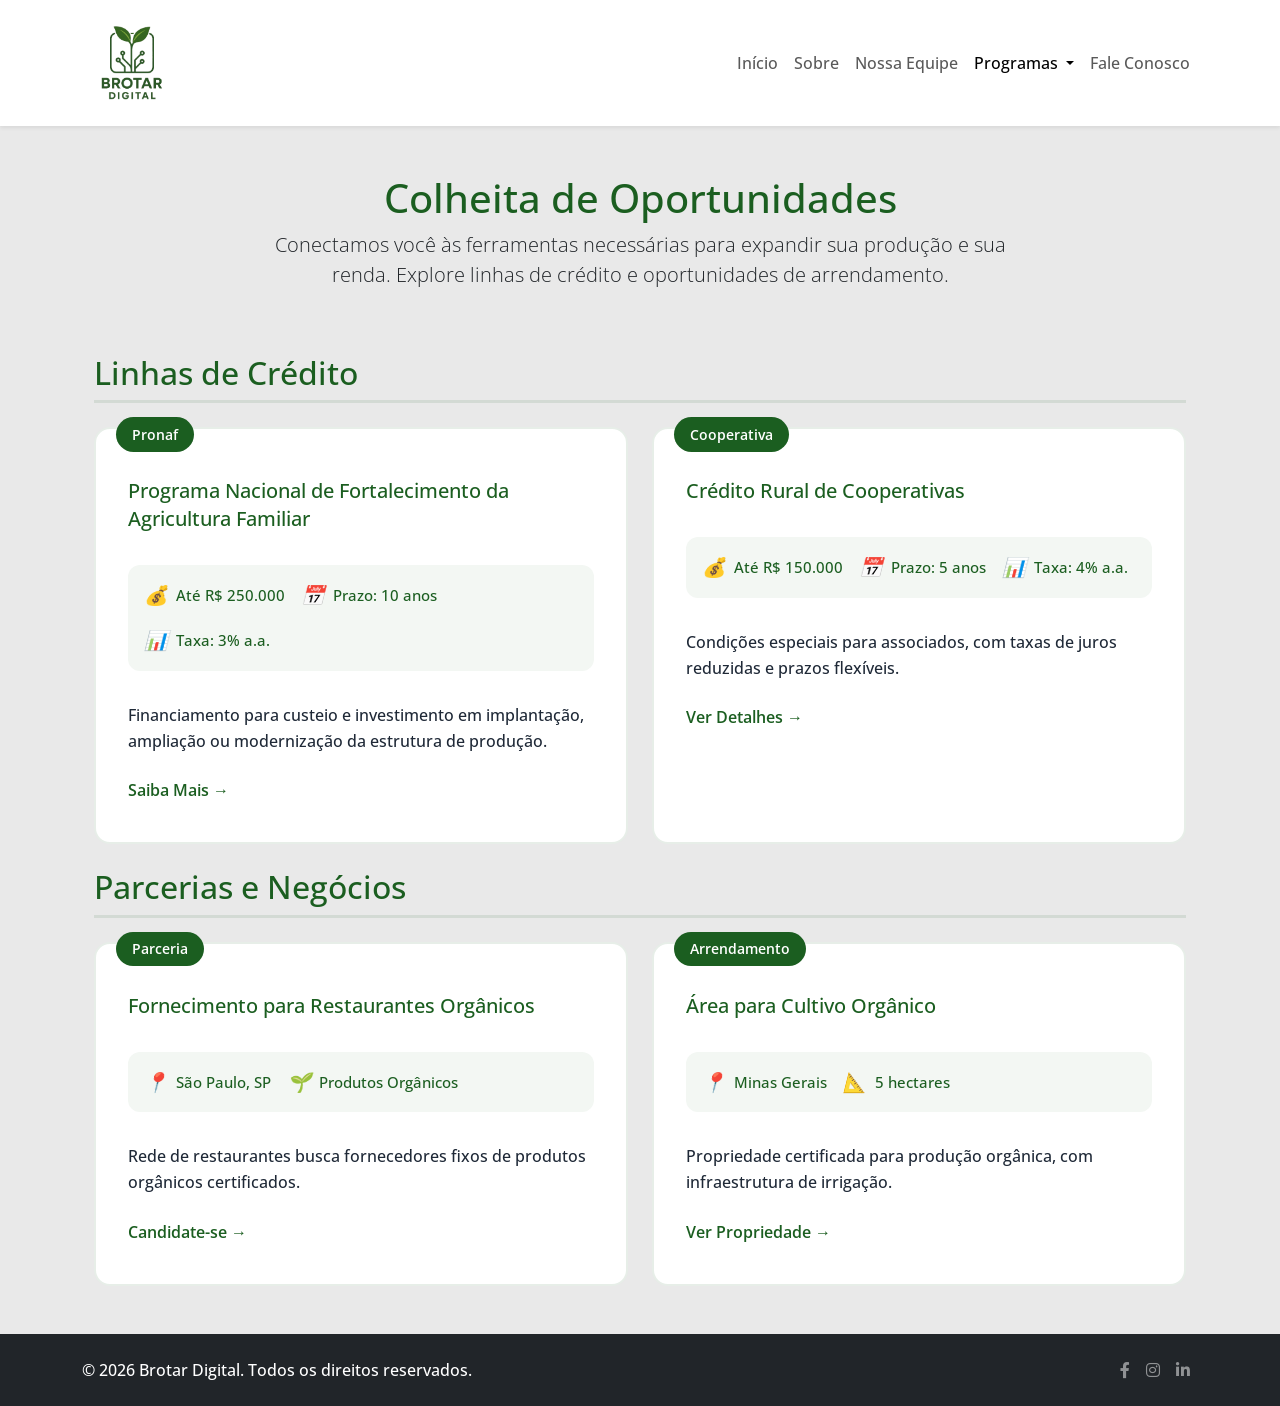
<file: brotar_digital/colheita_de_oportunidades/index.html>
<!DOCTYPE html>
<html lang="pt-BR">

<head>
    <meta charset="UTF-8">
    <meta name="viewport" content="width=device-width, initial-scale=1.0">
    <title>Colheita de oportunidades</title>

    <!-- Favicon -->
    <link rel="icon" href="../images/logo.png" type="image/png">

    <!-- Bootstrap CSS (Primeiro) -->
    <link href="https://cdn.jsdelivr.net/npm/bootstrap@5.3.2/dist/css/bootstrap.min.css" rel="stylesheet">

    <!-- Font Awesome (Para ícones sociais) -->
    <link rel="stylesheet" href="https://cdnjs.cloudflare.com/ajax/libs/font-awesome/6.0.0-beta3/css/all.min.css" />

    <link rel="stylesheet" href="../style/colheita_de_oportunidades.css">

</head>

<body>

    <!-- Início do cabeçalho -->
    <header class="navbar navbar-expand-lg navbar-light bg-white shadow-sm sticky-top">
        <div class="container">
            <a class="navbar-brand" href="../index.html">
                <img src="../images/logo.png" alt="Logo Brotar Digital" height="100px" loading="lazy">
            </a>
            <button class="navbar-toggler" type="button" data-bs-toggle="collapse" data-bs-target="#navbarNav"
                aria-controls="navbarNav" aria-expanded="false" aria-label="Toggle navigation">
                <span class="navbar-toggler-icon"></span>
            </button>
            <div class="collapse navbar-collapse justify-content-end" id="navbarNav">
                <ul class="navbar-nav">
                    <li class="nav-item">
                        <a class="nav-link" aria-current="page" href="../index.html">Início</a>
                    </li>
                    <li class="nav-item">
                        <a class="nav-link" href="../index.html#sobre">Sobre</a>
                    </li>
                    <li class="nav-item">
                        <a class="nav-link" href="../index.html#equipe">Nossa Equipe</a>
                    </li>
                    <!-- Item de menu "Programas" transformado em Dropdown com emojis corrigidos -->
                    <li class="nav-item dropdown">
                        <a class="nav-link active dropdown-toggle" href="../sementes_de_conhecimento/index.html"
                            id="navbarDropdownProgramas" role="button" data-bs-toggle="dropdown" aria-expanded="false">
                            Programas
                        </a>
                        <ul class="dropdown-menu" aria-labelledby="navbarDropdownProgramas">
                            <li><a class="dropdown-item" href="../sementes_de_conhecimento/index.html">📚 Sementes de
                                    Conhecimento</a></li>
                            <li><a class="dropdown-item" href="../rede_de_raizes/index.html">🌱 Rede de Raízes</a></li>
                            <li><a class="dropdown-item" href="../colheita_de_oportunidades/index.html">💰 <b>Colheita
                                        de Oportunidades</b></a></li>
                        </ul>
                    </li>

                    <li class="nav-item">
                        <a class="nav-link" href="../fale_conosco/index.html">Fale Conosco</a>
                    </li>
                </ul>
            </div>
        </div>
    </header>
    <!-- Fim do cabeçalho -->

    <!-- Conteúdo principal -->
    <main>

        <!-- Título e subtítulo -->
        <section class="container pt-5">
            <div class="header text-center col-lg-8 mx-auto">
                <h1>Colheita de Oportunidades</h1>
                <p class="lead">Conectamos você às ferramentas necessárias para expandir sua produção e sua renda.
                    Explore linhas de
                    crédito e oportunidades de arrendamento.</p>
            </div>

            <!-- Quadro de oportunidades -->
            <div class="container py-5">
                <div class="d-grid gap-5">
                    <!-- Tópicos de Oportunidades -->
                    <div class="cards-titles">
                        <h2>Linhas de Crédito</h2>

                        <!-- Cartao de oportunidades -->
                        <div class="row row-cols-1 row-cols-md-2 g-4">
                            <div class="col">
                                <div class="card h-100">
                                    <div class="card-topicos">Pronaf</div> <!-- Título da Oportunidade -->
                                    <h3>Programa Nacional de Fortalecimento da Agricultura Familiar</h3>
                                    <!-- Descrição da oportunidade -->

                                    <!-- Informações da oportunidade -->
                                    <div class="card-info">
                                        <span class="card-itens">
                                            <i>💰</i>
                                            Até R$ 250.000
                                        </span>
                                        <span class="card-itens">
                                            <i>📅</i>
                                            Prazo: 10 anos
                                        </span>
                                        <span class="card-itens">
                                            <i>📊</i>
                                            Taxa: 3% a.a.
                                        </span>
                                    </div>
                                    <p>Financiamento para custeio e investimento em implantação, ampliação ou
                                        modernização
                                        da estrutura de produção.</p>
                                    <a href="#" class="chamada-acao">Saiba Mais →</a>
                                </div>
                            </div>

                            <!-- Cartao de oportunidade -->
                            <div class="col">
                                <div class="card h-100">
                                    <div class="card-topicos">Cooperativa</div> <!-- Título da Oportunidade -->
                                    <h3>Crédito Rural de Cooperativas</h3> <!-- Descrição da oportunidade -->

                                    <!-- Informações da oportunidade -->
                                    <div class="card-info">
                                        <span class="card-itens">
                                            <i>💰</i>
                                            Até R$ 150.000
                                        </span>
                                        <span class="card-itens">
                                            <i>📅</i>
                                            Prazo: 5 anos
                                        </span>
                                        <span class="card-itens">
                                            <i>📊</i>
                                            Taxa: 4% a.a.
                                        </span>
                                    </div>
                                    <p>Condições especiais para associados, com taxas de juros reduzidas e prazos
                                        flexíveis.
                                    </p>
                                    <a href="#" class="chamada-acao">Ver Detalhes →</a> <!-- Açao para oportunidade -->
                                </div>
                            </div>
                        </div>
                    </div>
                </div>

                <div class="d-grid gap-5 mt-4">
                    <!-- Tópicos de Oportunidades -->
                    <div class="cards-titles">
                        <h2>Parcerias e Negócios</h2>

                        <!-- Cartoes de oportunidades -->
                        <div class="row row-cols-1 row-cols-md-2 g-4">
                            <!-- Cartao de oportunidade -->
                            <div class="col">
                                <div class="card h-100">
                                    <div class="card-topicos">Parceria</div> <!-- Título da Oportunidade -->
                                    <h3>Fornecimento para Restaurantes Orgânicos</h3> <!-- Descrição da oportunidade -->

                                    <!-- Informações da oportunidade -->
                                    <div class="card-info">
                                        <span class="card-itens">
                                            <i>📍</i>
                                            São Paulo, SP
                                        </span>
                                        <span class="card-itens">
                                            <i>🌱</i>
                                            Produtos Orgânicos
                                        </span>
                                    </div>
                                    <p>Rede de restaurantes busca fornecedores fixos de produtos orgânicos certificados.
                                    </p>
                                    <a href="#" class="chamada-acao">Candidate-se →</a> <!-- Açao para oportunidade -->
                                </div>
                            </div>

                            <!-- Cartao de oportunidade -->
                            <div class="col">
                                <div class="card h-100">
                                    <div class="card-topicos">Arrendamento</div> <!-- Título da Oportunidade -->
                                    <h3>Área para Cultivo Orgânico</h3> <!-- Descrição da oportunidade -->

                                    <!-- Informações da oportunidade -->
                                    <div class="card-info">
                                        <span class="card-itens">
                                            <i>📍</i>
                                            Minas Gerais
                                        </span>
                                        <span class="card-itens">
                                            <i>📐</i>
                                            5 hectares
                                        </span>
                                    </div>
                                    <p>Propriedade certificada para produção orgânica, com infraestrutura de irrigação.
                                    </p>
                                    <a href="#" class="chamada-acao">Ver Propriedade →</a>
                                    <!-- Açao para oportunidade -->
                                </div>
                            </div>
                        </div>
                    </div>
                </div>
            </div>
        </section>
    </main>
    <!-- Início do Rodapé Minimalista -->
    <footer class="bg-dark text-white py-4">
        <div class="container d-flex flex-column flex-md-row justify-content-between align-items-center">
            <!-- Copyright dinâmico (opcional, requer JS) ou estático -->
            <div class="year-bdigital">&copy; <span id="currentYear">2025</span> Brotar Digital. Todos os direitos
                reservados.</div>
            <div class="social-links-footer d-flex">
                <a href="#" class="text-white-50 mx-2" aria-label="Facebook"><i class="fab fa-facebook-f"></i></a>
                <a href="#" class="text-white-50 mx-2" aria-label="Instagram"><i class="fab fa-instagram"></i></a>
                <a href="#" class="text-white-50 mx-2" aria-label="LinkedIn"><i class="fab fa-linkedin-in"></i></a>
                <!-- Adicione mais redes sociais conforme necessário -->
            </div>
        </div>
    </footer>
    <!-- Fim do Rodapé Minimalista -->

    <!-- Bootstrap JS Bundle com Popper (SEMPRE no final do body para otimizar carregamento) -->
    <script src="https://cdn.jsdelivr.net/npm/bootstrap@5.3.2/dist/js/bootstrap.bundle.min.js"></script>
    <!-- Script para o ano dinâmico no rodapé (coloque abaixo do Bootstrap JS) -->
    <script src="../script/ano_atual.js" type="text/javascript"></script>
</body>

</html>
</file>
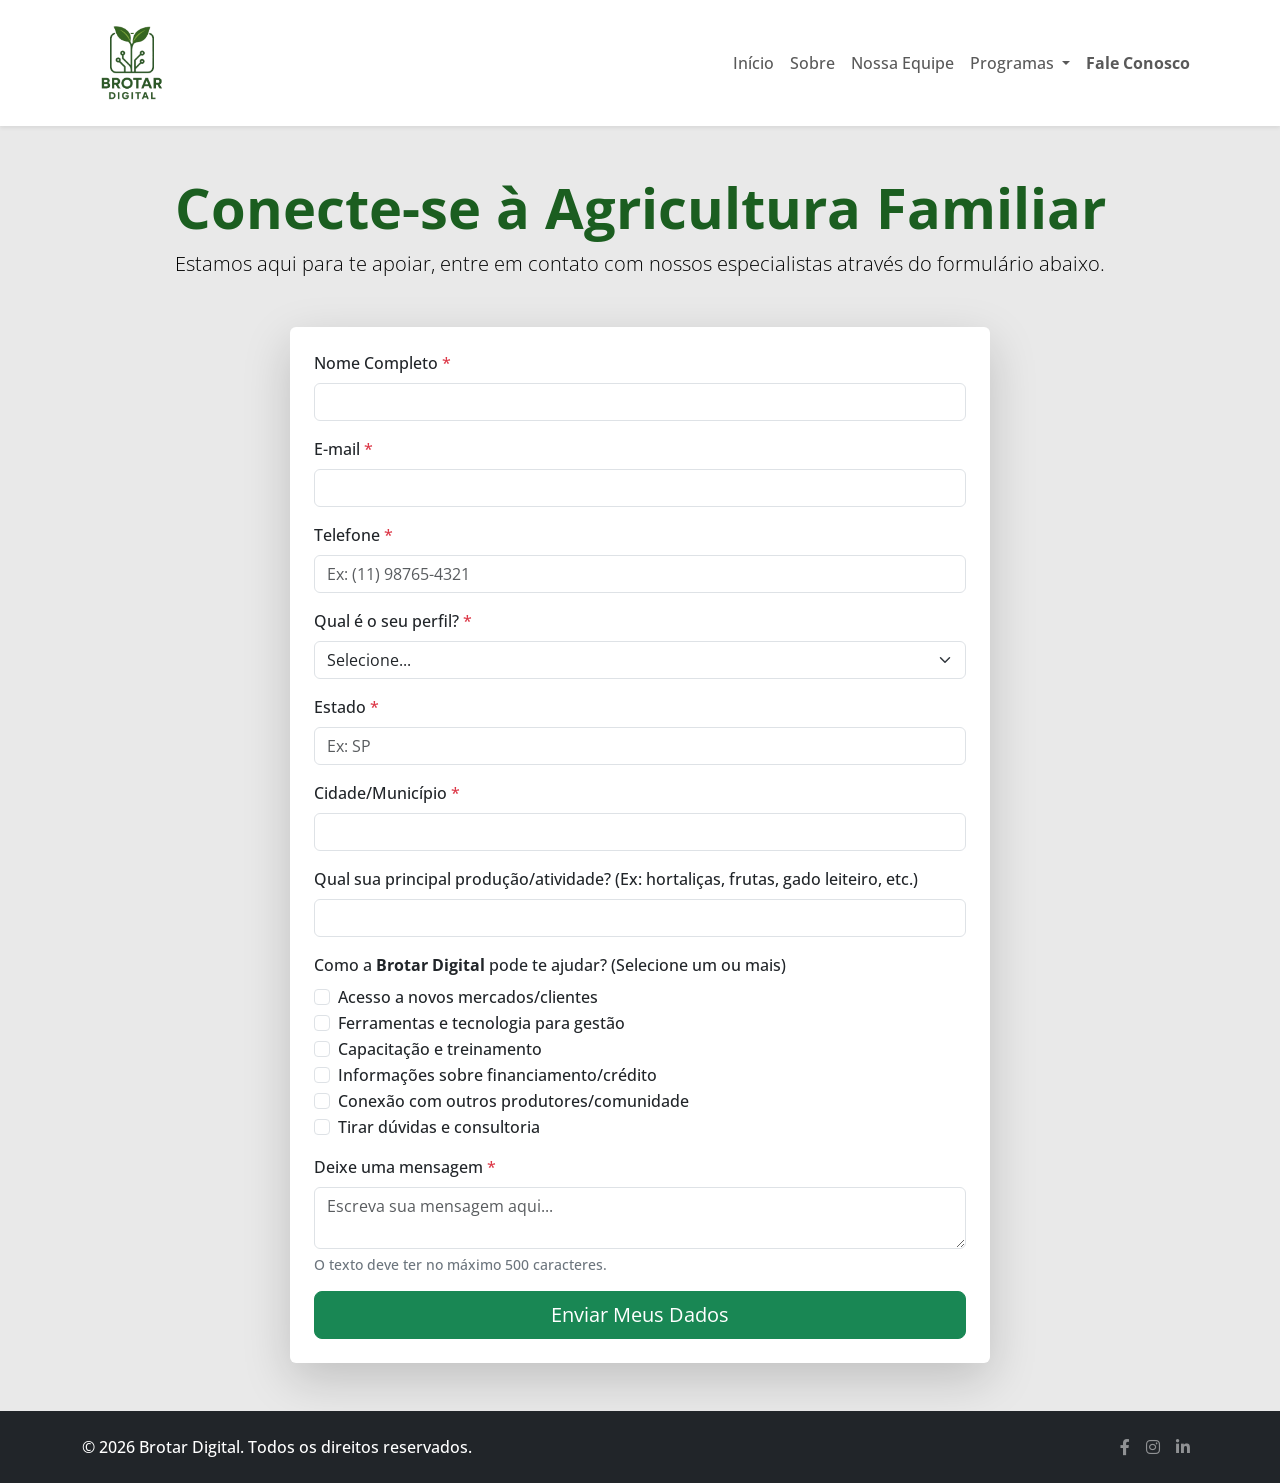
<file: brotar_digital/fale_conosco/index.html>
<!DOCTYPE html>
<html lang="pt-BR">

<head>
    <meta charset="UTF-8">
    <meta name="viewport" content="width=device-width, initial-scale=1.0">
    <title>Fale Conosco - Brotar Digital</title>

    <!-- Favicon -->
    <link rel="icon" href="../images/logo.png" type="image/png">

    <!-- Bootstrap CSS (Primeiro) -->
    <link href="https://cdn.jsdelivr.net/npm/bootstrap@5.3.2/dist/css/bootstrap.min.css" rel="stylesheet">

    <!-- Font Awesome (Para ícones sociais) -->
    <link rel="stylesheet" href="https://cdnjs.cloudflare.com/ajax/libs/font-awesome/6.0.0-beta3/css/all.min.css" />

    <!-- Custom CSS (DEPOIS do Bootstrap para garantir que suas regras sobrescrevam) -->
    <link rel="stylesheet" href="../style/global.css">
</head>

<body class="d-flex flex-column min-vh-100">

    <!-- Início do cabeçalho -->
    <header class="navbar navbar-expand-lg navbar-light bg-white shadow-sm sticky-top">
        <div class="container">
            <a class="navbar-brand" href="../index.html">
                <img src="../images/logo.png" alt="Logo Brotar Digital" height="100px" loading="lazy">
            </a>
            <button class="navbar-toggler" type="button" data-bs-toggle="collapse" data-bs-target="#navbarNav"
                aria-controls="navbarNav" aria-expanded="false" aria-label="Toggle navigation">
                <span class="navbar-toggler-icon"></span>
            </button>
            <div class="collapse navbar-collapse justify-content-end" id="navbarNav">
                <ul class="navbar-nav">
                    <li class="nav-item">
                        <a class="nav-link" aria-current="page" href="../index.html">Início</a>
                    </li>
                    <li class="nav-item">
                        <a class="nav-link" href="../index.html#sobre">Sobre</a>
                    </li>
                    <li class="nav-item">
                        <a class="nav-link" href="../index.html#equipe">Nossa Equipe</a>
                    </li>
                    <li class="nav-item dropdown">
                        <a class="nav-link dropdown-toggle" href="../sementes_de_conhecimento/index.html"
                            id="navbarDropdownProgramas" role="button" data-bs-toggle="dropdown" aria-expanded="false">
                            Programas
                        </a>
                        <ul class="dropdown-menu" aria-labelledby="navbarDropdownProgramas">
                            <li><a class="dropdown-item" href="../sementes_de_conhecimento/index.html">📚 Sementes de
                                    Conhecimento</a></li>
                            <li><a class="dropdown-item" href="../rede_de_raizes/index.html">🌱 Rede de Raízes</a></li>
                            <li><a class="dropdown-item" href="../colheita_de_oportunidades/index.html">💰 Colheita de
                                    Oportunidades</a></li>
                        </ul>
                    </li>

                    <li class="nav-item">
                        <a class="nav-link" href="../fale_conosco/index.html"><b>Fale Conosco</b></a>
                    </li>
                </ul>
            </div>
        </div>
    </header>
    <!-- Fim do cabeçalho -->

    <!-- Conteúdo principal -->
    <main class="flex-grow-1 main-content-bg py-5">
        <div class="container text-center text-white mb-5">
            <h1 class="display-4 fw-bold">Conecte-se à Agricultura Familiar</h1>
            <p class="lead text-black">Estamos aqui para te apoiar, entre em contato com nossos especialistas através do formulário
                abaixo.</p>
        </div>

        <div class="d-flex justify-content-center align-items-start">
            <div class="container bg-white p-4 rounded shadow-lg" style="max-width: 700px;">
                <form id="cadastroForm">
                    <div class="mb-3">
                        <label for="nomeCompleto" class="form-label">Nome Completo <span class="text-danger">*</span></label>
                        <input type="text" class="form-control" id="nomeCompleto" name="nomeCompleto" required>
                    </div>

                    <div class="mb-3">
                        <label for="email" class="form-label">E-mail <span class="text-danger">*</span></label>
                        <input type="email" class="form-control" id="email" name="email" required>
                    </div>

                    <div class="mb-3">
                        <label for="telefone" class="form-label">Telefone <span class="text-danger">*</span></label>
                        <input type="tel" class="form-control" id="telefone" name="telefone"
                            placeholder="Ex: (11) 98765-4321" pattern="(\(?\d{2}\)?\s?)(\d{4,5}-?\d{4})"
                            required>
                    </div>

                    <div class="mb-3">
                        <label for="tipoProdutor" class="form-label">Qual é o seu perfil? <span class="text-danger">*</span></label>
                        <select id="tipoProdutor" name="tipoProdutor" class="form-select" required>
                            <option value="">Selecione...</option>
                            <option value="pequenoProdutor">Pequeno(a) Produtor(a) Rural</option>
                            <option value="agricultorFamiliar">Agricultor(a) Familiar</option>
                            <option value="cooperativa">Representante de Cooperativa Agrícola</option>
                            <option value="consumidor">Consumidor(a) Interessado(a)</option>
                            <option value="outros">Outros</option>
                        </select>
                    </div>

                    <div class="mb-3">
                        <label for="estado" class="form-label">Estado <span class="text-danger">*</span></label>
                        <input type="text" class="form-control" id="estado" name="estado" placeholder="Ex: SP" required>
                    </div>

                    <div class="mb-3">
                        <label for="cidade" class="form-label">Cidade/Município <span class="text-danger">*</span></label>
                        <input type="text" class="form-control" id="cidade" name="cidade" required>
                    </div>                    

                    <div class="mb-3">
                        <label for="principalProducao" class="form-label">Qual sua principal produção/atividade? (Ex:
                            hortaliças, frutas, gado leiteiro, etc.)</label>
                        <input type="text" class="form-control" id="principalProducao" name="principalProducao">
                    </div>

                    <div class="mb-3">
                        <label class="form-label">Como a <b>Brotar Digital</b> pode te ajudar? (Selecione um ou
                            mais)</label>
                        <div class="form-check">
                            <input class="form-check-input" type="checkbox" id="inter_mercado" name="interesses"
                                value="acesso_mercado">
                            <label class="form-check-label" for="inter_mercado">Acesso a novos mercados/clientes</label>
                        </div>
                        <div class="form-check">
                            <input class="form-check-input" type="checkbox" id="inter_ferramentas" name="interesses"
                                value="ferramentas_tecnologia">
                            <label class="form-check-label" for="inter_ferramentas">Ferramentas e tecnologia para
                                gestão</label>
                        </div>
                        <div class="form-check">
                            <input class="form-check-input" type="checkbox" id="inter_capacitacao" name="interesses"
                                value="capacitacao_treinamento">
                            <label class="form-check-label" for="inter_capacitacao">Capacitação e treinamento</label>
                        </div>
                        <div class="form-check">
                            <input class="form-check-input" type="checkbox" id="inter_financiamento" name="interesses"
                                value="financiamento">
                            <label class="form-check-label" for="inter_financiamento">Informações sobre
                                financiamento/crédito</label>
                        </div>
                        <div class="form-check">
                            <input class="form-check-input" type="checkbox" id="inter_comunidade" name="interesses"
                                value="comunidade">
                            <label class="form-check-label" for="inter_comunidade">Conexão com outros
                                produtores/comunidade</label>
                        </div>
                        <div class="form-check">
                            <input class="form-check-input" type="checkbox" id="inter_duvidas" name="interesses"
                                value="tirar_duvidas">
                            <label class="form-check-label" for="inter_duvidas">Tirar dúvidas e consultoria</label>
                        </div>
                    </div>

                    <div class="mb-3">
                        <label for="mensagem" class="form-label">Deixe uma mensagem <span class="text-danger">*</span></label>
                        <textarea class="form-control" id="mensagem" name="mensagem" maxlength="500" placeholder="Escreva sua mensagem aqui..." required></textarea>
                        <small class="limite-caracteres" style="display: block; margin-top: 5px; color: #6c757d;">O texto deve ter no máximo 500 caracteres.</small>
                    </div>

                    <button type="submit" class="btn btn-success btn-lg w-100">Enviar Meus Dados</button>
                </form>

                <div id="successMessage" class="alert alert-success mt-4" role="alert" style="display: none;">
                    ✅ Sua mensagem foi enviada com sucesso! Agradecemos o seu contato e em breve retornaremos.
                </div>
                <div id="errorMessage" class="alert alert-danger mt-4" role="alert" style="display: none;">
                    ⛔ <span id="errorDetails"></span>
                </div>
            </div>
        </div>
    </main>

    <!-- Início do Rodapé Minimalista -->
    <footer class="bg-dark text-white py-4 mt-auto">
        <div class="container d-flex flex-column flex-md-row justify-content-between align-items-center">
            <div class="year-bdigital">&copy; <span id="currentYear">2025</span> Brotar Digital. Todos os direitos
                reservados.</div>
            <div class="social-links-footer d-flex">
                <a href="#" class="text-white-50 mx-2" aria-label="Facebook"><i class="fab fa-facebook-f"></i></a>
                <a href="#" class="text-white-50 mx-2" aria-label="Instagram"><i class="fab fa-instagram"></i></a>
                <a href="#" class="text-white-50 mx-2" aria-label="LinkedIn"><i class="fab fa-linkedin-in"></i></a>
            </div>
        </div>
    </footer>
    <!-- Fim do Rodapé Minimalista -->

    <!-- Bootstrap JS Bundle com Popper (SEMPRE no final do body para otimizar carregamento) -->
    <script src="https://cdn.jsdelivr.net/npm/bootstrap@5.3.2/dist/js/bootstrap.bundle.min.js"></script>
    <!-- Script para o ano dinâmico no rodapé (coloque abaixo do Bootstrap JS) -->
    <script src="../script/fale_conosco.js" type="text/javascript"></script>
    <script src="../script/ano_atual.js" type="text/javascript"></script>
</body>

</html>
</file>
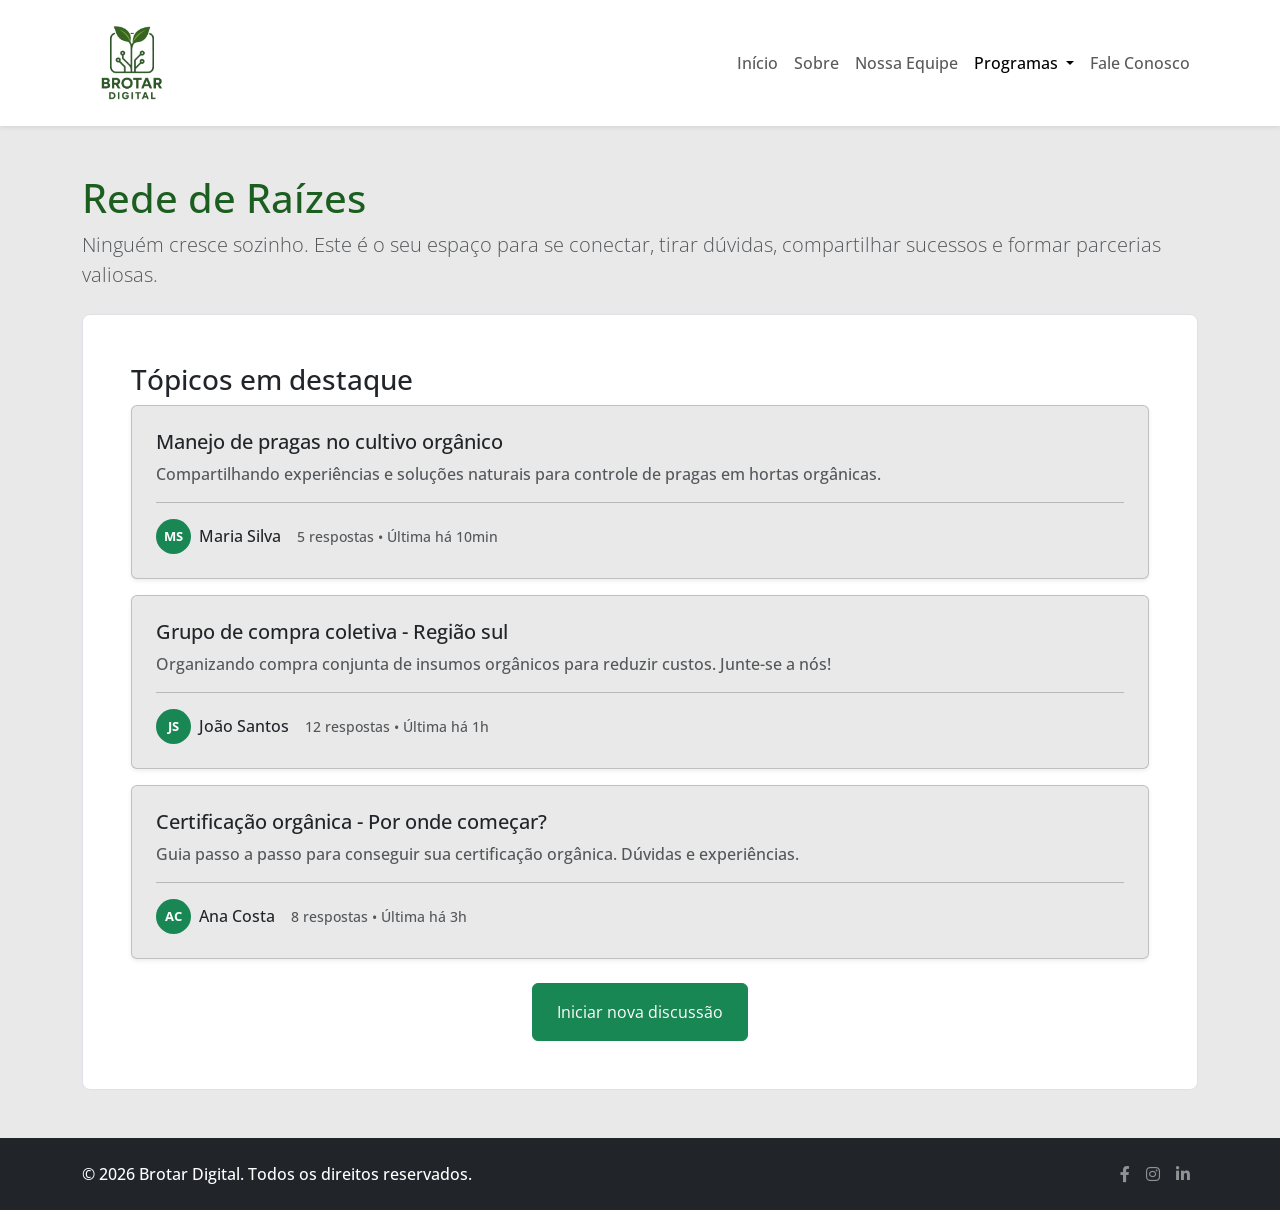
<file: brotar_digital/rede_de_raizes/index.html>
<!DOCTYPE html>
<html lang="en">

<head>
    <meta charset="UTF-8">
    <meta name="viewport" content="width=device-width, initial-scale=1.0">
    <title>Rede de raízes</title>

    <!-- Favicon -->
    <link rel="icon" href="../images/logo.png" type="image/png">

    <!-- Bootstrap CSS (Primeiro) -->
    <link href="https://cdn.jsdelivr.net/npm/bootstrap@5.3.2/dist/css/bootstrap.min.css" rel="stylesheet">

    <!-- Font Awesome (Para ícones sociais) -->
    <link rel="stylesheet" href="https://cdnjs.cloudflare.com/ajax/libs/font-awesome/6.0.0-beta3/css/all.min.css" />

    <link rel="stylesheet" href="../style/rede_de_raizes.css">

</head>

<body>

    <!-- Início do cabeçalho -->
    <header class="navbar navbar-expand-lg navbar-light bg-white shadow-sm sticky-top">
        <div class="container">
            <a class="navbar-brand" href="../index.html">
                <img src="../images/logo.png" alt="Logo Brotar Digital" height="100px" loading="lazy">
            </a>
            <button class="navbar-toggler" type="button" data-bs-toggle="collapse" data-bs-target="#navbarNav"
                aria-controls="navbarNav" aria-expanded="false" aria-label="Toggle navigation">
                <span class="navbar-toggler-icon"></span>
            </button>
            <div class="collapse navbar-collapse justify-content-end" id="navbarNav">
                <ul class="navbar-nav">
                    <li class="nav-item">
                        <a class="nav-link" aria-current="page" href="../index.html">Início</a>
                    </li>
                    <li class="nav-item">
                        <a class="nav-link" href="../index.html#sobre">Sobre</a>
                    </li>
                    <li class="nav-item">
                        <a class="nav-link" href="../index.html#equipe">Nossa Equipe</a>
                    </li>
                    <!-- Item de menu "Programas" transformado em Dropdown com emojis corrigidos -->
                    <li class="nav-item dropdown">
                        <a class="nav-link active dropdown-toggle" href="../sementes_de_conhecimento/index.html"
                            id="navbarDropdownProgramas" role="button" data-bs-toggle="dropdown" aria-expanded="false">
                            Programas
                        </a>
                        <ul class="dropdown-menu" aria-labelledby="navbarDropdownProgramas">
                            <li><a class="dropdown-item" href="../sementes_de_conhecimento/index.html">📚 Sementes de
                                    Conhecimento</a></li>
                            <li><a class="dropdown-item" href="../rede_de_raizes/index.html">🌱 <b>Rede de
                                        Raízes</b></a></li>
                            <li><a class="dropdown-item" href="../colheita_de_oportunidades/index.html">💰 Colheita de
                                    Oportunidades</a></li>
                        </ul>
                    </li>

                    <li class="nav-item">
                        <a class="nav-link" href="../fale_conosco/index.html">Fale Conosco</a>
                    </li>
                </ul>
            </div>
        </div>
    </header>
    <!-- Fim do cabeçalho -->

    <!-- Conteúdo principal -->
    <main class="py-5 m-0">

        <section class="container text-center text-md-start">
            <div>
                <h1>Rede de Raízes</h1>
                <p class="lead text-body-secondary">Ninguém cresce sozinho. Este é o seu espaço para se conectar, tirar
                    dúvidas, compartilhar sucessos e
                    formar parcerias valiosas.</p>
            </div>
        </section>

        <section class="container mt-4">
            <div class="p-4 p-md-5 border rounded-3 bg-white">

                <h3 class="align-self-start text-dark">Tópicos em destaque</h3>

                <div id="topicsList" class="d-flex flex-column align-items-center gap-3">
                    <div class="card-topico card shadow-sm w-100 p-2">
                        <div class="card-body">
                            <div>
                                <h5 class="card-title text-dark">Manejo de pragas no cultivo orgânico</h5>
                                <p class="card-text text-body-secondary">Compartilhando experiências e soluções naturais
                                    para controle de pragas em hortas orgânicas.
                                </p>
                            </div>

                            <hr class="my-3">

                            <div class="d-flex flex-wrap align-items-center gap-3">
                                <div class="d-flex align-items-center gap-2">
                                    <div class="bg-success text-white rounded-circle d-flex align-items-center justify-content-center fw-bold"
                                        style="width: 35px; aspect-ratio: 1/1; font-size: 0.8rem;">MS</div>
                                    <p class="mb-0 fw-medium">Maria Silva</p>
                                </div>

                                <p class="mb-0 small text-body-secondary">5 respostas • Última há 10min</p>
                            </div>
                        </div>
                    </div>

                    <div class="card-topico card shadow-sm w-100 p-2">
                        <div class="card-body">
                            <div>
                                <h5 class="card-title text-dark">Grupo de compra coletiva - Região sul</h5>
                                <p class="card-text text-body-secondary">Organizando compra conjunta de insumos
                                    orgânicos
                                    para reduzir custos. Junte-se a nós!</p>
                            </div>

                            <hr class="my-3">

                            <div class="d-flex flex-wrap align-items-center gap-3">
                                <div class="d-flex align-items-center gap-2">
                                    <div class="bg-success text-white rounded-circle d-flex align-items-center justify-content-center fw-bold"
                                        style="width: 35px; aspect-ratio: 1/1; font-size: 0.8rem;">JS</div>
                                    <p class="mb-0 fw-medium">João Santos</p>
                                </div>
                                <p class="mb-0 small text-body-secondary">12 respostas • Última há 1h</p>
                            </div>
                        </div>
                    </div>

                    <div class="card-topico card shadow-sm w-100 p-2">
                        <div class="card-body">
                            <div>
                                <h5 class="card-title text-dark">Certificação orgânica - Por onde começar?</h5>
                                <p class="card-text text-body-secondary">Guia passo a passo para conseguir sua
                                    certificação
                                    orgânica. Dúvidas e experiências.</p>
                            </div>

                            <hr class="my-3">

                            <div class="d-flex flex-wrap align-items-center gap-3">
                                <div class="d-flex align-items-center gap-2">
                                    <div class="bg-success text-white rounded-circle d-flex align-items-center justify-content-center fw-bold"
                                        style="width: 35px; aspect-ratio: 1/1; font-size: 0.8rem;">AC</div>
                                    <p class="mb-0 fw-medium">Ana Costa</p>
                                </div>
                                <p class="mb-0 small text-body-secondary">8 respostas • Última há 3h</p>
                            </div>
                        </div>
                    </div>

                    <button id="openNewTopicBtn" class="btn btn-success py-3 px-4 mt-2" data-bs-toggle="modal"
                        data-bs-target="#newTopicModal">Iniciar nova discussão</button>

                    <div class="modal fade" id="newTopicModal" tabindex="-1" aria-labelledby="newTopicModalLabel"
                        aria-hidden="true">
                        <div class="modal-dialog modal-lg modal-dialog-centered">
                            <div class="modal-content">
                                <div class="modal-header">
                                    <h5 class="modal-title" id="newTopicModalLabel">Iniciar nova discussão</h5>
                                    <button type="button" class="btn-close" data-bs-dismiss="modal"
                                        aria-label="Fechar"></button>
                                </div>
                                <form id="newTopicForm">
                                    <div class="modal-body">
                                        <div class="mb-3">
                                            <label for="topicTitle" class="form-label">Título <span class="text-danger">*</span></label>
                                            <input type="text" class="form-control" id="topicTitle" name="title"
                                                required maxlength="120" placeholder="Título do tópico">
                                        </div>
                                        <div class="mb-3">
                                            <label for="topicBody" class="form-label">Mensagem <span class="text-danger">*</span></label>
                                            <textarea class="form-control" id="topicBody" name="body" rows="6" required
                                                placeholder="Descreva sua dúvida, experiência ou proposta"></textarea>
                                        </div>
                                    </div>
                                    <div class="modal-footer">
                                        <button type="button" class="btn btn-secondary"
                                            data-bs-dismiss="modal">Cancelar</button>
                                        <button type="submit" class="btn btn-success">Publicar tópico</button>
                                    </div>
                                </form>
                            </div>
                        </div>
                    </div>

                </div>
        </section>

    </main>


    <!-- Início do Rodapé Minimalista -->
    <footer class="bg-dark text-white py-4">
        <div class="container d-flex flex-column flex-md-row justify-content-between align-items-center">
            <!-- Copyright dinâmico (opcional, requer JS) ou estático -->
            <div class="year-bdigital">&copy; <span id="currentYear">2025</span> Brotar Digital. Todos os direitos
                reservados.</div>
            <div class="social-links-footer d-flex">
                <a href="#" class="text-white-50 mx-2" aria-label="Facebook"><i class="fab fa-facebook-f"></i></a>
                <a href="#" class="text-white-50 mx-2" aria-label="Instagram"><i class="fab fa-instagram"></i></a>
                <a href="#" class="text-white-50 mx-2" aria-label="LinkedIn"><i class="fab fa-linkedin-in"></i></a>
                <!-- Adicione mais redes sociais conforme necessário -->
            </div>
        </div>
    </footer>
    <!-- Fim do Rodapé Minimalista -->

    <!-- Bootstrap JS Bundle com Popper (SEMPRE no final do body para otimizar carregamento) -->
    <script src="https://cdn.jsdelivr.net/npm/bootstrap@5.3.2/dist/js/bootstrap.bundle.min.js"></script>
    <!-- Script para o ano dinâmico no rodapé (coloque abaixo do Bootstrap JS) -->
    <script src="../script/ano_atual.js" type="text/javascript"></script>
    <script src="../script/rede_de_raizes.js" type="text/javascript"></script>
</body>

</html>
</file>
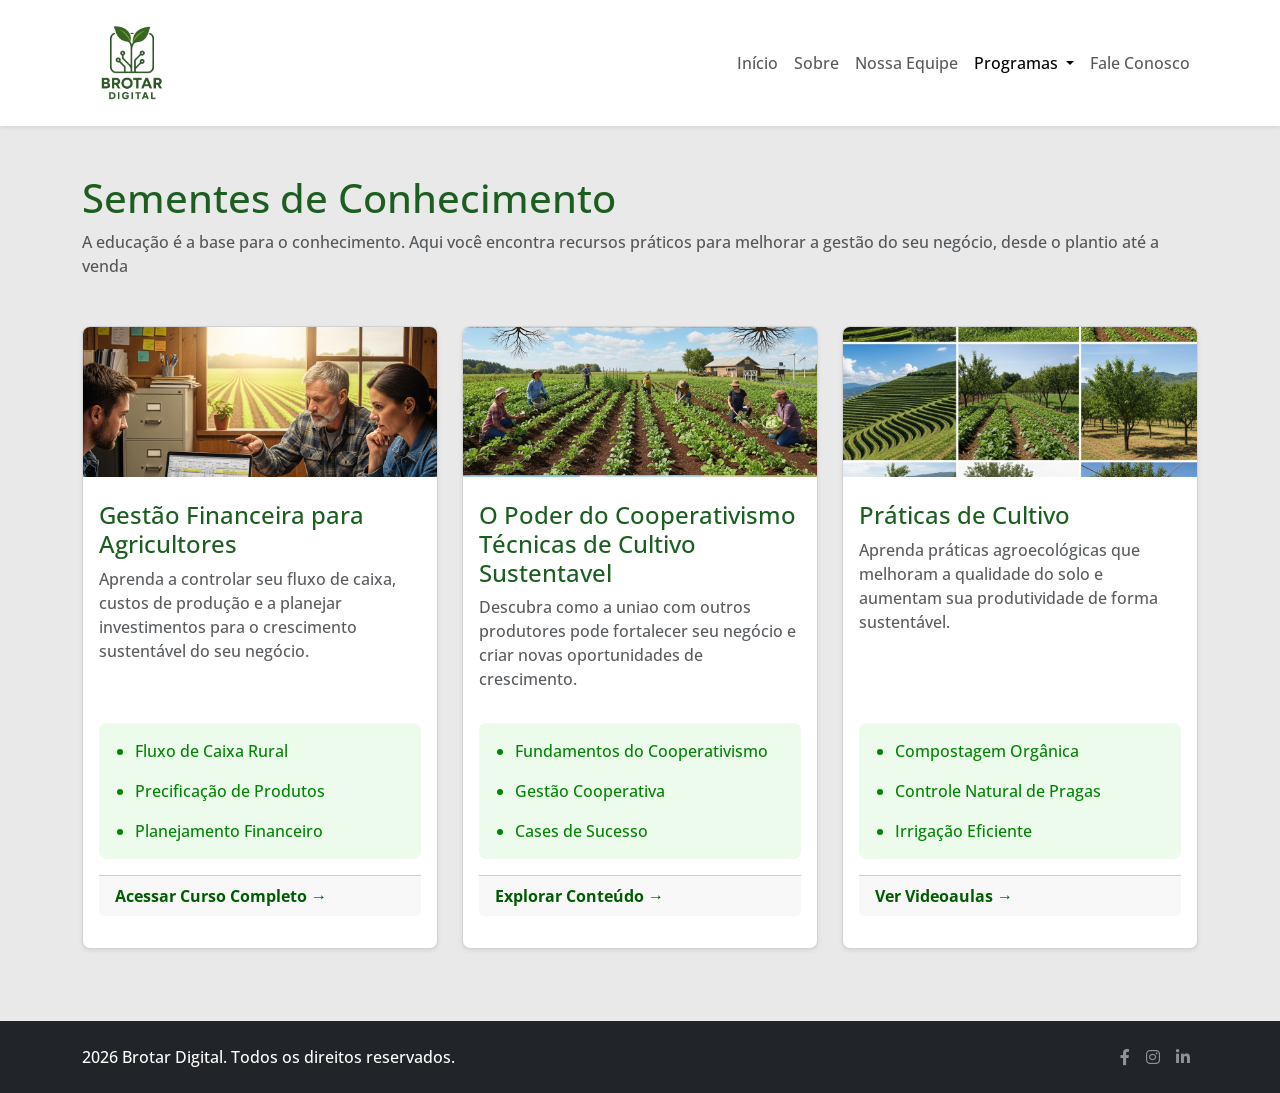
<file: brotar_digital/sementes_de_conhecimento/index.html>
<!DOCTYPE html>
<html lang="en">

<head>
    <meta charset="UTF-8">
    <meta name="viewport" content="width=device-width, initial-scale=1.0">
    <title>Sementes de conhecimento</title>

    <!-- Favicon -->
    <link rel="icon" href="../images/logo.png" type="image/png">

    <!-- Bootstrap CSS (Primeiro) -->
    <link href="https://cdn.jsdelivr.net/npm/bootstrap@5.3.2/dist/css/bootstrap.min.css" rel="stylesheet">

    <!-- Font Awesome (Para ícones sociais) -->
    <link rel="stylesheet" href="https://cdnjs.cloudflare.com/ajax/libs/font-awesome/6.0.0-beta3/css/all.min.css" />

    <link rel="stylesheet" href="../style/sementes_de_conhecimento.css">

</head>

<body>

    <!-- Início do cabeçalho -->
    <header class="navbar navbar-expand-lg navbar-light bg-white shadow-sm sticky-top">
        <div class="container">
            <a class="navbar-brand" href="../index.html">
                <img src="../images/logo.png" alt="Logo Brotar Digital" height="100px" loading="lazy">
            </a>
            <button class="navbar-toggler" type="button" data-bs-toggle="collapse" data-bs-target="#navbarNav"
                aria-controls="navbarNav" aria-expanded="false" aria-label="Toggle navigation">
                <span class="navbar-toggler-icon"></span>
            </button>
            <div class="collapse navbar-collapse justify-content-end" id="navbarNav">
                <ul class="navbar-nav">
                    <li class="nav-item">
                        <a class="nav-link" aria-current="page" href="../index.html">Início</a>
                    </li>
                    <li class="nav-item">
                        <a class="nav-link" href="../index.html#sobre">Sobre</a>
                    </li>
                    <li class="nav-item">
                        <a class="nav-link" href="../index.html#equipe">Nossa Equipe</a>
                    </li>
                    <!-- Item de menu "Programas" transformado em Dropdown com emojis corrigidos -->
                    <li class="nav-item dropdown">
                        <a class="nav-link active dropdown-toggle" href="../sementes_de_conhecimento/index.html"
                            id="navbarDropdownProgramas" role="button" data-bs-toggle="dropdown" aria-expanded="false">
                            Programas
                        </a>
                        <ul class="dropdown-menu" aria-labelledby="navbarDropdownProgramas">
                            <li><a class="dropdown-item" href="../sementes_de_conhecimento/index.html">📚 <b>Sementes de
                                        Conhecimento</b></a></li>
                            <li><a class="dropdown-item" href="../rede_de_raizes/index.html">🌱 Rede de Raízes</a></li>
                            <li><a class="dropdown-item" href="../colheita_de_oportunidades/index.html">💰 Colheita de
                                    Oportunidades</a></li>
                        </ul>
                    </li>

                    <li class="nav-item">
                        <a class="nav-link" href="../fale_conosco/index.html">Fale Conosco</a>
                    </li>
                </ul>
            </div>
        </div>
    </header>
    <!-- Fim do cabeçalho -->

    <main class="py-5 m-0">
        <div class="container">
            <h1>Sementes de Conhecimento</h1>
            <p class="text-body-secondary"> A educação é a base para o conhecimento. Aqui você encontra recursos
                práticos para melhorar a gestão do
                seu
                negócio, desde o plantio até a venda
            </p>

            <div class="row g-4 my-4">

                <div class="col-12 col-md-6 col-lg-4 d-flex">
                    <article class="card shadow-sm rounded-3 overflow-hidden h-100">
                        <div class="image-container">
                            <img src="../images/sementes_de_conhecimento/financeiro.png" alt="Gráfico financeiro"
                                class="card-img-top" loading="lazy" width="100%" height="150px"
                                style="object-fit:cover;">
                        </div>

                        <div class="card-body d-flex flex-column">
                            <h2 class="card-title h4 mt-2">
                                Gestão Financeira para Agricultores
                            </h2>
                            <p class="text-body-secondary flex-grow-1">
                                Aprenda a controlar seu fluxo de caixa, custos de produção e a planejar investimentos
                                para o
                                crescimento sustentável do seu negócio.
                            </p>
                            <div class="list rounded-3 p-3 my-3">
                                <ul class="my-0" style="padding-left: 1.25rem;">
                                    <li class="mb-3">Fluxo de Caixa Rural</li>
                                    <li class="mb-3">Precificação de Produtos</li>
                                    <li class="mb-0">Planejamento Financeiro</li>
                                </ul>
                            </div>
                            <div class="card-footer mt-auto mb-3">
                                <a href="#" class="fw-bold">Acessar Curso Completo
                                    →</a>
                            </div>
                        </div>
                    </article>
                </div>

                <div class="col-12 col-md-6 col-lg-4 d-flex">
                    <article class="card shadow-sm rounded-3 overflow-hidden h-100">
                        <div class="image-container">
                            <img src="../images/sementes_de_conhecimento/cooperativismo.png"
                                alt="Técnicas de Cultivo Sustentável" class="card-img-top" loading="lazy" width="100%"
                                height="150px" style="object-fit:cover;">
                        </div>
                        <div class="card-body d-flex flex-column">
                            <h2 class="card-title h4 mt-2">
                                O Poder do Cooperativismo Técnicas de Cultivo Sustentavel
                            </h2>
                            <p class="text-body-secondary flex-grow-1">
                                Descubra como a uniao com outros produtores pode fortalecer seu negócio e criar novas
                                oportunidades de crescimento.
                            </p>
                            <div class="list rounded-3 p-3 my-3">
                                <ul class="my-0" style="padding-left: 1.25rem;">
                                    <li class="mb-3">Fundamentos do Cooperativismo</li>
                                    <li class="mb-3">Gestão Cooperativa</li>
                                    <li class="mb-0">Cases de Sucesso</li>
                                </ul>
                            </div>
                            <div class="card-footer mt-auto mb-3">
                                <a href="#" class="fw-bold">Explorar Conteúdo →</a>
                            </div>
                        </div>
                    </article>
                </div>

                <div class="col-12 col-md-6 col-lg-4 d-flex">
                    <article class="card shadow-sm rounded-3 overflow-hidden h-100">
                        <div class="image-container">
                            <img src="../images/sementes_de_conhecimento/cultivo.png" alt="Práticas de Cultivo"
                                class="card-img-top" loading="lazy" width="100%" height="150px"
                                style="object-fit:cover;">
                        </div>
                        <div class="card-body d-flex flex-column">
                            <h2 class="card-title h4 mt-2">
                                Práticas de Cultivo
                            </h2>
                            <p class="text-body-secondary flex-grow-1">
                                Aprenda práticas agroecológicas que melhoram a qualidade do solo e aumentam sua
                                produtividade de
                                forma sustentável.
                            </p>
                            <div class="list rounded-3 p-3 my-3">
                                <ul class="my-0" style="padding-left: 1.25rem;">
                                    <li class="mb-3">Compostagem Orgânica</li>
                                    <li class="mb-3">Controle Natural de Pragas</li>
                                    <li class="mb-0">Irrigação Eficiente</li>
                                </ul>
                            </div>
                            <div class="card-footer mt-auto mb-3">
                                <a href="#" class="fw-bold">Ver Videoaulas →</a>
                            </div>
                        </div>
                    </article>
                </div>

            </div>
        </div>
    </main>

    <!-- Início do Rodapé Minimalista -->
    <footer class="bg-dark text-white py-4">
        <div class="container d-flex flex-column flex-md-row justify-content-between align-items-center">
            <!-- Copyright dinâmico (opcional, requer JS) ou estático -->
            <div class="year-bdigital"><span id="currentYear">2025</span> Brotar Digital. Todos os direitos reservados.
            </div>
            <div class="social-links-footer d-flex">
                <a href="#" class="text-white-50 mx-2" aria-label="Facebook"><i class="fab fa-facebook-f"></i></a>
                <a href="#" class="text-white-50 mx-2" aria-label="Instagram"><i class="fab fa-instagram"></i></a>
                <a href="#" class="text-white-50 mx-2" aria-label="LinkedIn"><i class="fab fa-linkedin-in"></i></a>
                <!-- Adicione mais redes sociais conforme necessário -->
            </div>
        </div>
    </footer>
    <!-- Fim do Rodapé Minimalista -->

    <!-- Bootstrap JS Bundle com Popper (SEMPRE no final do body para otimizar carregamento) -->
    <script src="https://cdn.jsdelivr.net/npm/bootstrap@5.3.2/dist/js/bootstrap.bundle.min.js"></script>
    <!-- Script para o ano dinâmico no rodapé (coloque abaixo do Bootstrap JS) -->
    <script src="../script/ano_atual.js" type="text/javascript"></script>
</body>

</html>
</file>
<file: style/index.css>
@import "global.css";


/* Carrossel de Imagens */
.carousel-item {
    height: 700px; /* Altura padrão para o carrossel */
    background-color: #777; /* Cor de fundo caso a imagem não carregue */
}

.carousel-item img {
    height: 100%;       /* A imagem preenche a altura do seu container */
    object-fit: cover;  /* Garante que a imagem cubra a área, cortando se necessário, mantendo proporção */
    width: 100%;        /* Garante que a imagem ocupe toda a largura disponível */
    display: block;     /* Remove espaçamento extra que navegadores podem adicionar a imagens */
}

/* Carrossel: Altura ainda mais compacta em dispositivos móveis */
@media (max-width: 768px) {
    .carousel-item {
        height: 250px;
    }
    .navbar-brand img {
         height: 40px; /* Um pouco menor para mobile */
    }
}

/* Card de Vídeos na Página Inicial */
.card-video-custom  {
    background-color: #fff; 
    cursor: pointer;
    transition: transform 0.2s ease-in-out;
}

.card-video-custom:hover {
    transform: translateY(-5px); /* Efeito de levantar o card */
}

.card-img-wrapper {
        position: relative;
        padding-top: 75%; 
        overflow: hidden; 
    }

.card-img-wrapper .card-img-top {
        position: absolute;
        top: 0;
        left: 0;
        width: 100%;
        height: 100%;
        object-fit: cover;
        object-position: center; 
}

/* Seção da Equipe */
.team-member-card {
    border: none;
    transition: transform 0.3s ease, box-shadow 0.3s ease;
}

.team-member-card:hover {
    transform: translateY(-5px);
    box-shadow: 0 0.5rem 1rem rgba(0, 0, 0, 0.15) !important;
}

.team-member-card .card-img-top {
    width: 150px;
    height: 150px;
    object-fit: cover;
    border-radius: 50%;
    margin: 1.5rem auto 1rem auto;
    border: 3px solid #28a745;
}

/* Coluna customizada para 5 itens em uma linha em telas grandes (lg e acima) */
@media (min-width: 992px) {
    .col-lg-2-4 {
        flex: 0 0 auto;
        width: 20%;
    }
}
</file>
<file: brotar_digital/style/index.css>
@import "global.css";


/* Carrossel de Imagens */
.carousel-item {
    height: 700px; /* Altura padrão para o carrossel */
    background-color: #777; /* Cor de fundo caso a imagem não carregue */
}

.carousel-item img {
    height: 100%;       /* A imagem preenche a altura do seu container */
    object-fit: cover;  /* Garante que a imagem cubra a área, cortando se necessário, mantendo proporção */
    width: 100%;        /* Garante que a imagem ocupe toda a largura disponível */
    display: block;     /* Remove espaçamento extra que navegadores podem adicionar a imagens */
}

/* Carrossel: Altura ainda mais compacta em dispositivos móveis */
@media (max-width: 768px) {
    .carousel-item {
        height: 250px;
    }
    .navbar-brand img {
         height: 40px; /* Um pouco menor para mobile */
    }
}

/* Card de Vídeos na Página Inicial */
.card-video-custom  {
    background-color: #fff; 
    cursor: pointer;
    transition: transform 0.2s ease-in-out;
}

.card-video-custom:hover {
    transform: translateY(-5px); /* Efeito de levantar o card */
}

.card-img-wrapper {
        position: relative;
        padding-top: 75%; 
        overflow: hidden; 
    }

.card-img-wrapper .card-img-top {
        position: absolute;
        top: 0;
        left: 0;
        width: 100%;
        height: 100%;
        object-fit: cover;
        object-position: center; 
}

/* Seção da Equipe */
.team-member-card {
    border: none;
    transition: transform 0.3s ease, box-shadow 0.3s ease;
}

.team-member-card:hover {
    transform: translateY(-5px);
    box-shadow: 0 0.5rem 1rem rgba(0, 0, 0, 0.15) !important;
}

.team-member-card .card-img-top {
    width: 150px;
    height: 150px;
    object-fit: cover;
    border-radius: 50%;
    margin: 1.5rem auto 1rem auto;
    border: 3px solid #28a745;
}

/* Coluna customizada para 5 itens em uma linha em telas grandes (lg e acima) */
@media (min-width: 992px) {
    .col-lg-2-4 {
        flex: 0 0 auto;
        width: 20%;
    }
}
</file>
<file: style/colheita_de_oportunidades.css>
@import "global.css";

.cards-titles h2 {
    color: var(--primary-color);
    font-size: 2rem;
    margin-bottom: 1.5rem;
    padding-bottom: 0.5rem;
    border-bottom: 3px solid rgba(27,94,32,0.1);
}

.card {
    background: var(--card-bg);
    border-radius: 16px;
    padding: 2rem;
    border: 2px solid rgba(27,94,32,0.1);
    transition: all 0.3s ease;
    position: relative;
}

.card:hover {
    transform: translateY(-5px);
    box-shadow: 0 12px 24px rgba(27,94,32,0.12);
    border-color: var(--primary-color);
}

.card-topicos {
    position: absolute;
    top: -12px;
    left: 20px;
    background: var(--primary-color);
    color: white;
    padding: 0.4rem 1rem;
    border-radius: 20px;
    font-size: 0.9rem;
    font-weight: 600;
}

.card h3 {
    color: var(--primary-color);
    font-size: 1.25rem;
    margin: 1rem 0;
    line-height: 1.4;
}

.card-info {
    display: flex;
    flex-wrap: wrap;
    gap: 1rem;
    margin: 1rem 0;
    padding: 1rem;
    background: rgba(27,94,32,0.05);
    border-radius: 12px;
}

.card-itens {
    display: flex;
    align-items: center;
    gap: 0.5rem;
    font-size: 0.95rem;
    color: var(--primary-color);
}

.card-itens i {
    font-size: 1.2rem;
}

.card p {
    color: var(--text-color);
    margin: 1rem 0;
    line-height: 1.6;
}

.chamada-acao {
    display: inline-block;
    color: var(--primary-color);
    font-weight: 600;
    text-decoration: none;
    padding: 0.5rem 0;
    transition: all 0.3s ease;
}

.chamada-acao:hover {
    color: var(--secondary-color);
    transform: translateX(5px);
}
</file>
<file: style/global.css>
@import url("https://fonts.googleapis.com/css2?family=Montserrat:wght@400;500;600;700;800;900&family=Open+Sans:wght@400;500;600;700;800;900&display=swap");

/* Variáveis reutilizáveis globalmente */

:root {
    --primary-color: #1B5E20;
    --secondary-color: #2E7D32;
    --accent-color: #388E3C;
    --background-color: #e9e9e9;
    --secondary-bg-color: #763f21;
    --card-bg: #FFFFFF;
    --muted: #6B7280;
    --text-color: #1F2937;
    --white: #FFFFFF;
    --font-family: 'Open Sans', sans-serif;
    --radius: 8px;
}

/* Definições padrão para tags */

/* Qualquer alteração de propriedade tem uma transição suavizada */
* {
    transition: all 0.3s ease;
}

/* Cor de fundo e fonte */
body {
    background: var(--background-color);
    font-weight: 500;
    font-family: var(--font-family);
}

h1, h2, h3, h4, h5, h6 {
    color: var(--primary-color) !important;
}
</file>
<file: style/rede_de_raizes.css>
@import "global.css";

.card-topico {
    background-color: var(--background-color);
}

.card-topico:hover {
    background-color: var(--card-bg);
    transform: scale(1.01);
    cursor: pointer;
}
</file>
<file: style/sementes_de_conhecimento.css>
@import "global.css";

.list {
    color: rgb(0, 133, 0);
    background: rgba(187, 241, 187, 0.276);
}

.card-footer > a {
    text-decoration: none;
    color: rgb(0, 92, 0);
}

.card-footer > a:hover {
    text-decoration: underline;
}
</file>
<file: Atividade_Fase_3/style/global.css>
@import url("https://fonts.googleapis.com/css2?family=Montserrat:wght@400;500;600;700;800;900&family=Open+Sans:wght@400;500;600;700;800;900&display=swap");

/* Variáveis reutilizáveis globalmente */

:root {
    --primary-color: #1B5E20;
    --secondary-color: #2E7D32;
    --accent-color: #388E3C;
    --background-color: #e9e9e9;
    --secondary-bg-color: #763f21;
    --card-bg: #FFFFFF;
    --muted: #6B7280;
    --text-color: #1F2937;
    --white: #FFFFFF;
    --font-family: 'Open Sans', sans-serif;
    --radius: 8px;
}

/* Definições padrão para tags */

/* Qualquer alteração de propriedade tem uma transição suavizada */
* {
    transition: all 0.3s ease;
}

/* Cor de fundo e fonte */
body {
    background: var(--background-color);
    font-weight: 500;
    font-family: var(--font-family);
}

h1, h2, h3, h4, h5, h6 {
    color: var(--primary-color) !important;
}
</file>
<file: brotar_digital/style/colheita_de_oportunidades.css>
@import "global.css";

.cards-titles h2 {
    color: var(--primary-color);
    font-size: 2rem;
    margin-bottom: 1.5rem;
    padding-bottom: 0.5rem;
    border-bottom: 3px solid rgba(27,94,32,0.1);
}

.card {
    background: var(--card-bg);
    border-radius: 16px;
    padding: 2rem;
    border: 2px solid rgba(27,94,32,0.1);
    transition: all 0.3s ease;
    position: relative;
}

.card:hover {
    transform: translateY(-5px);
    box-shadow: 0 12px 24px rgba(27,94,32,0.12);
    border-color: var(--primary-color);
}

.card-topicos {
    position: absolute;
    top: -12px;
    left: 20px;
    background: var(--primary-color);
    color: white;
    padding: 0.4rem 1rem;
    border-radius: 20px;
    font-size: 0.9rem;
    font-weight: 600;
}

.card h3 {
    color: var(--primary-color);
    font-size: 1.25rem;
    margin: 1rem 0;
    line-height: 1.4;
}

.card-info {
    display: flex;
    flex-wrap: wrap;
    gap: 1rem;
    margin: 1rem 0;
    padding: 1rem;
    background: rgba(27,94,32,0.05);
    border-radius: 12px;
}

.card-itens {
    display: flex;
    align-items: center;
    gap: 0.5rem;
    font-size: 0.95rem;
    color: var(--primary-color);
}

.card-itens i {
    font-size: 1.2rem;
}

.card p {
    color: var(--text-color);
    margin: 1rem 0;
    line-height: 1.6;
}

.chamada-acao {
    display: inline-block;
    color: var(--primary-color);
    font-weight: 600;
    text-decoration: none;
    padding: 0.5rem 0;
    transition: all 0.3s ease;
}

.chamada-acao:hover {
    color: var(--secondary-color);
    transform: translateX(5px);
}
</file>
<file: brotar_digital/style/global.css>
@import url("https://fonts.googleapis.com/css2?family=Montserrat:wght@400;500;600;700;800;900&family=Open+Sans:wght@400;500;600;700;800;900&display=swap");

/* Variáveis reutilizáveis globalmente */

:root {
    --primary-color: #1B5E20;
    --secondary-color: #2E7D32;
    --accent-color: #388E3C;
    --background-color: #e9e9e9;
    --secondary-bg-color: #763f21;
    --card-bg: #FFFFFF;
    --muted: #6B7280;
    --text-color: #1F2937;
    --white: #FFFFFF;
    --font-family: 'Open Sans', sans-serif;
    --radius: 8px;
}

/* Definições padrão para tags */

/* Qualquer alteração de propriedade tem uma transição suavizada */
* {
    transition: all 0.3s ease;
}

/* Cor de fundo e fonte */
body {
    background: var(--background-color);
    font-weight: 500;
    font-family: var(--font-family);
}

h1, h2, h3, h4, h5, h6 {
    color: var(--primary-color) !important;
}
</file>
<file: brotar_digital/style/rede_de_raizes.css>
@import "global.css";

.card-topico {
    background-color: var(--background-color);
}

.card-topico:hover {
    background-color: var(--card-bg);
    transform: scale(1.01);
    cursor: pointer;
}
</file>
<file: brotar_digital/style/sementes_de_conhecimento.css>
@import "global.css";

.list {
    color: rgb(0, 133, 0);
    background: rgba(187, 241, 187, 0.276);
}

.card-footer > a {
    text-decoration: none;
    color: rgb(0, 92, 0);
}

.card-footer > a:hover {
    text-decoration: underline;
}
</file>
